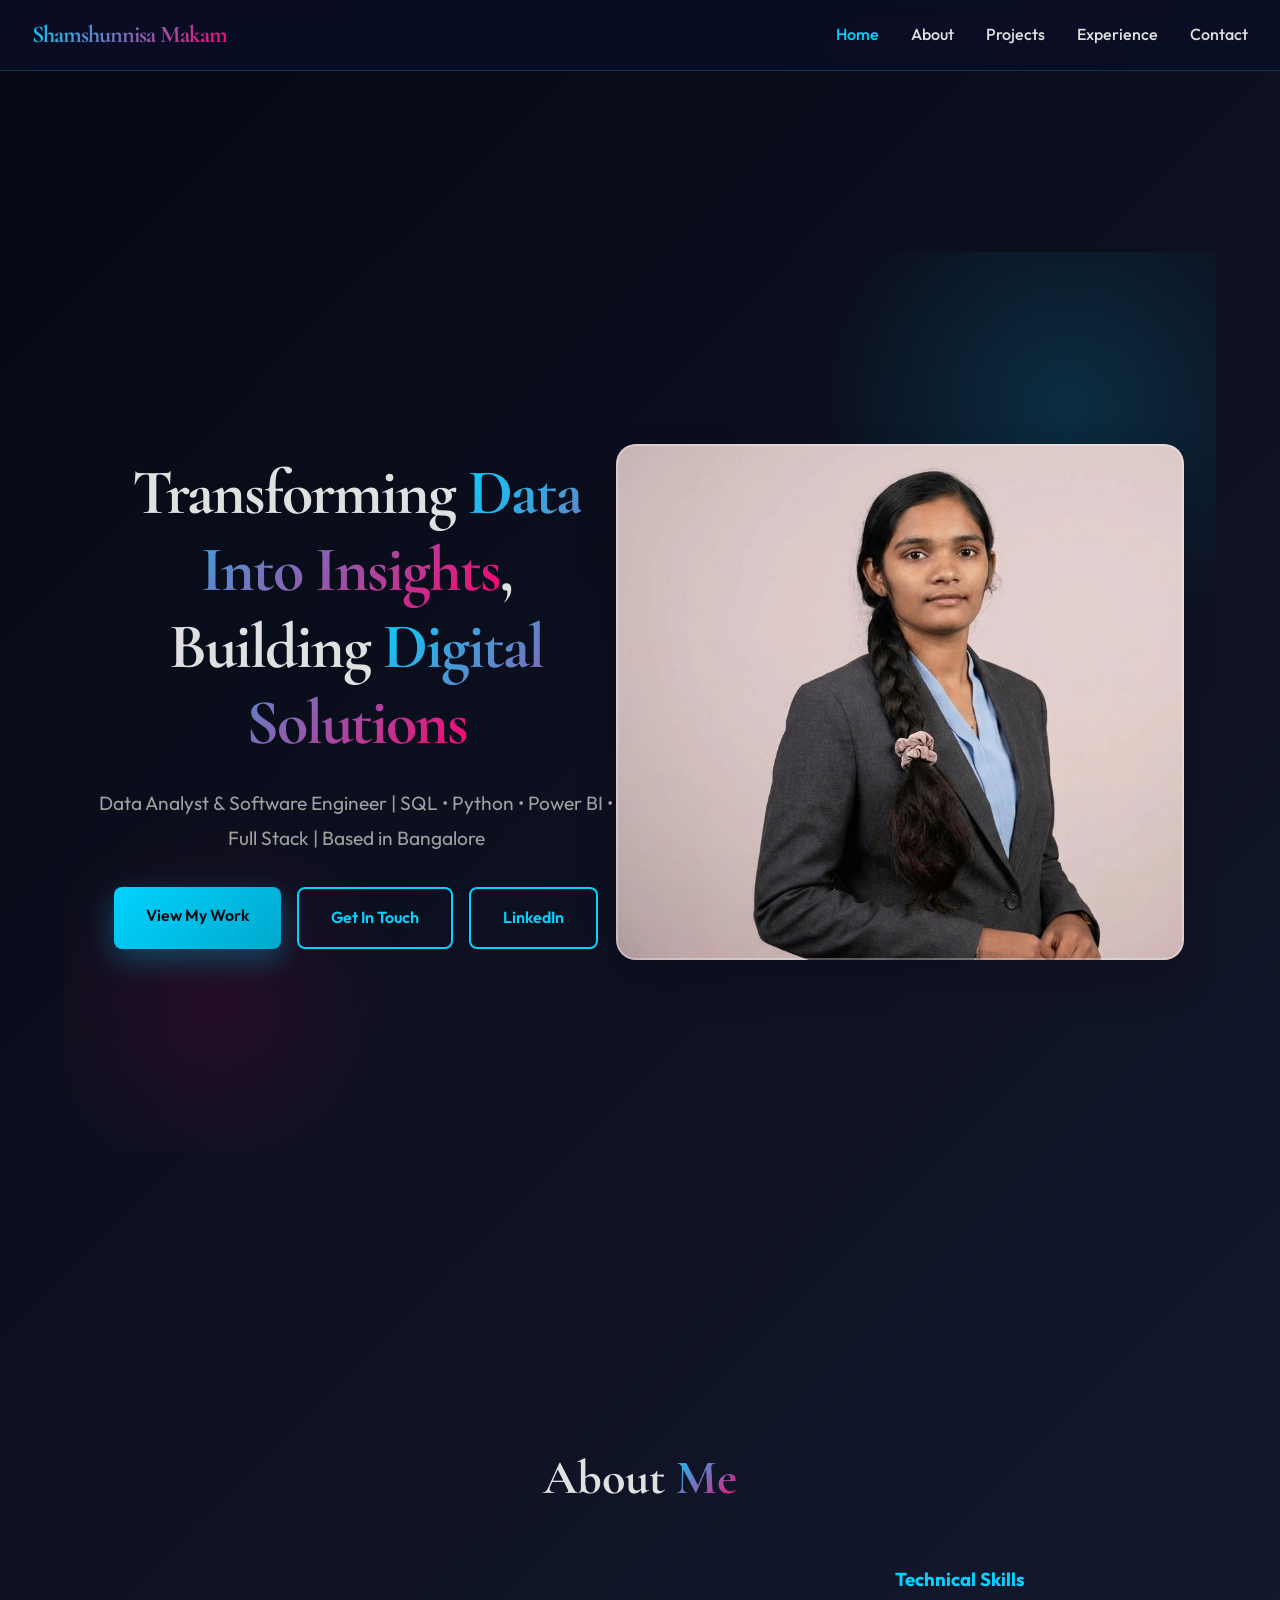
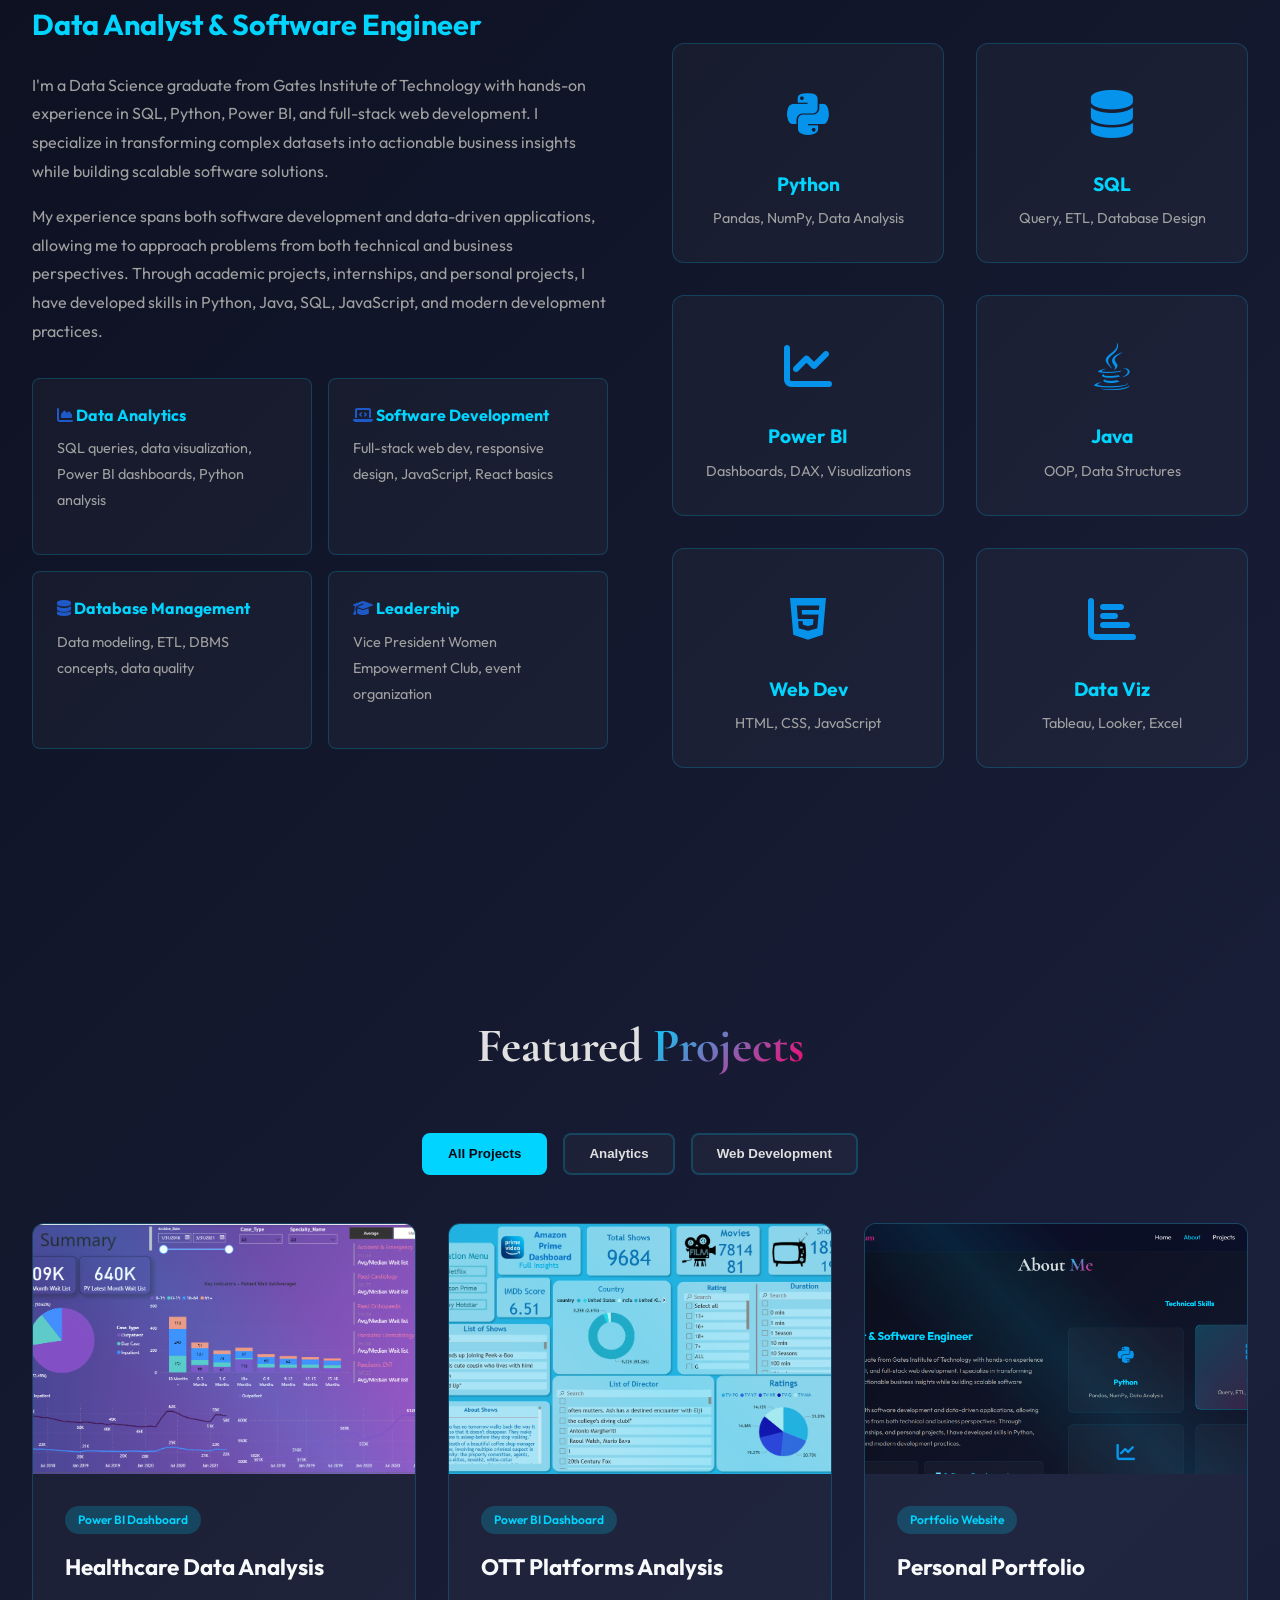
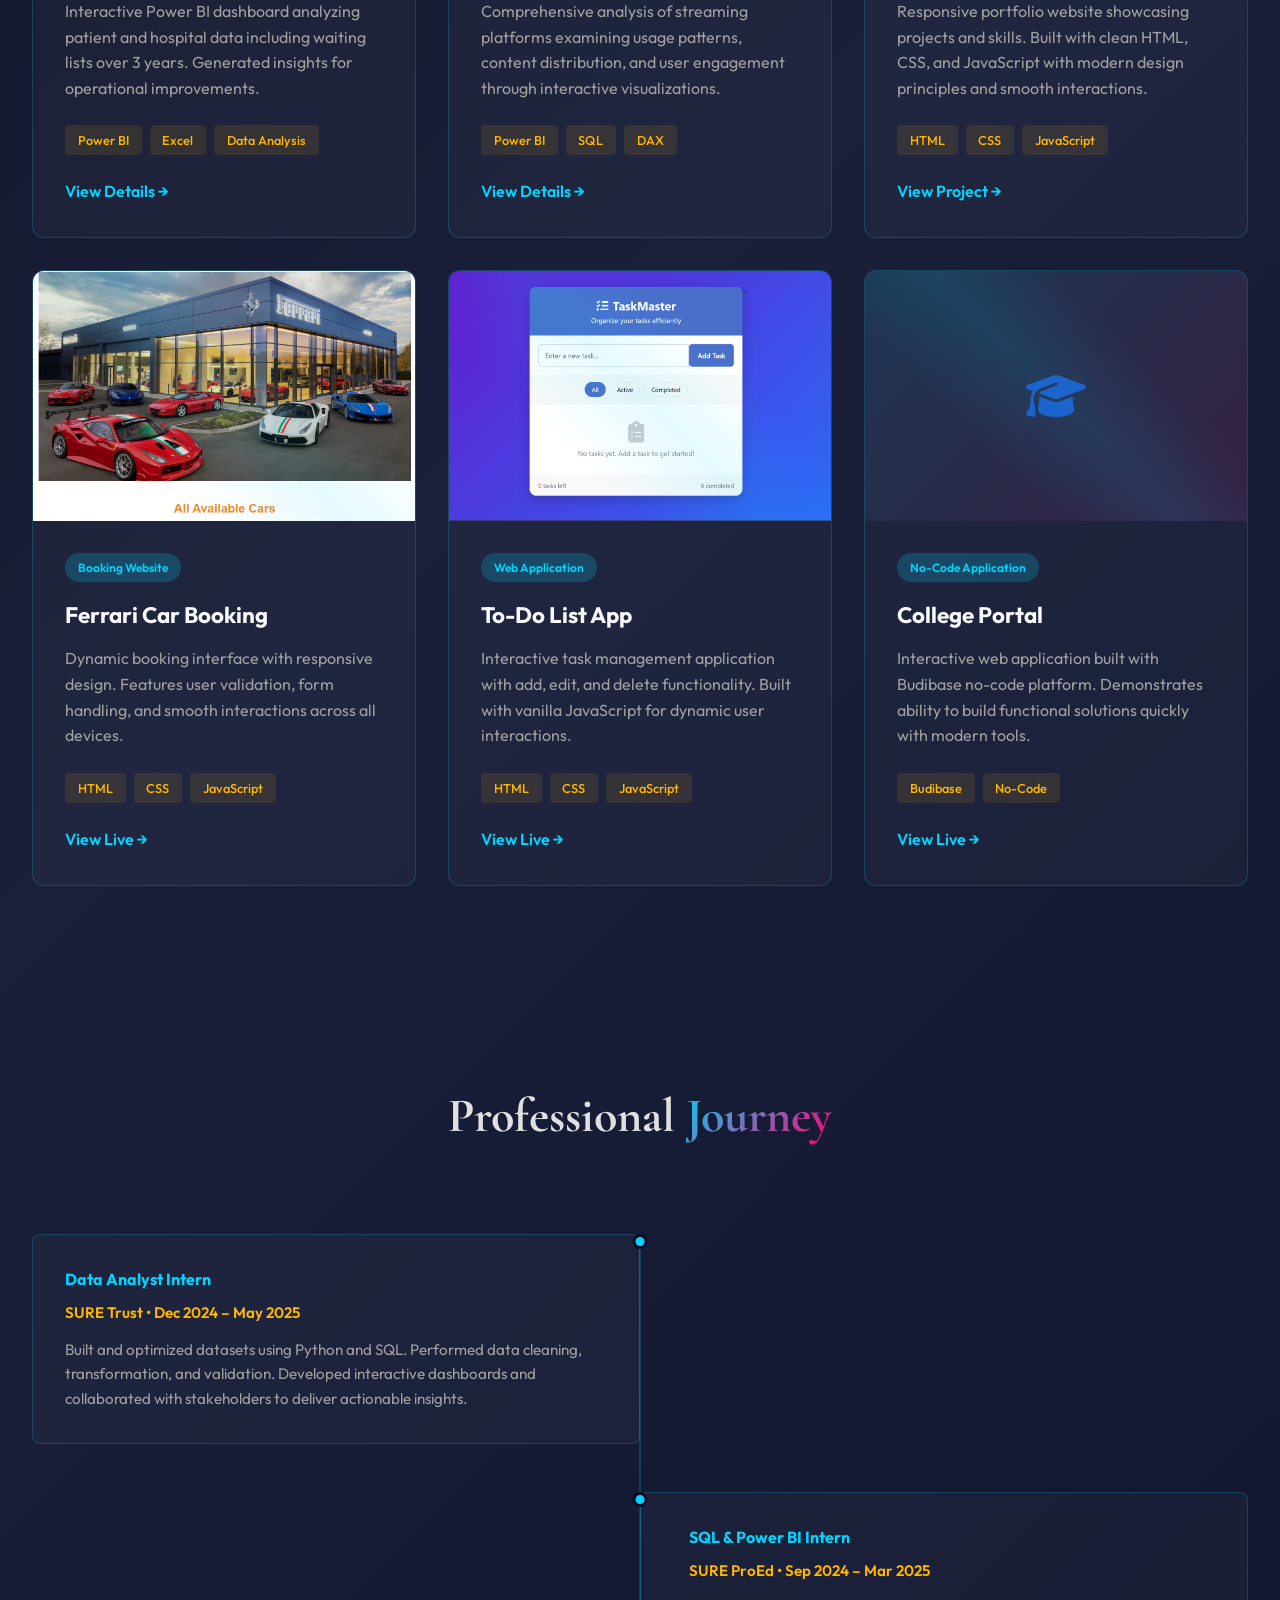
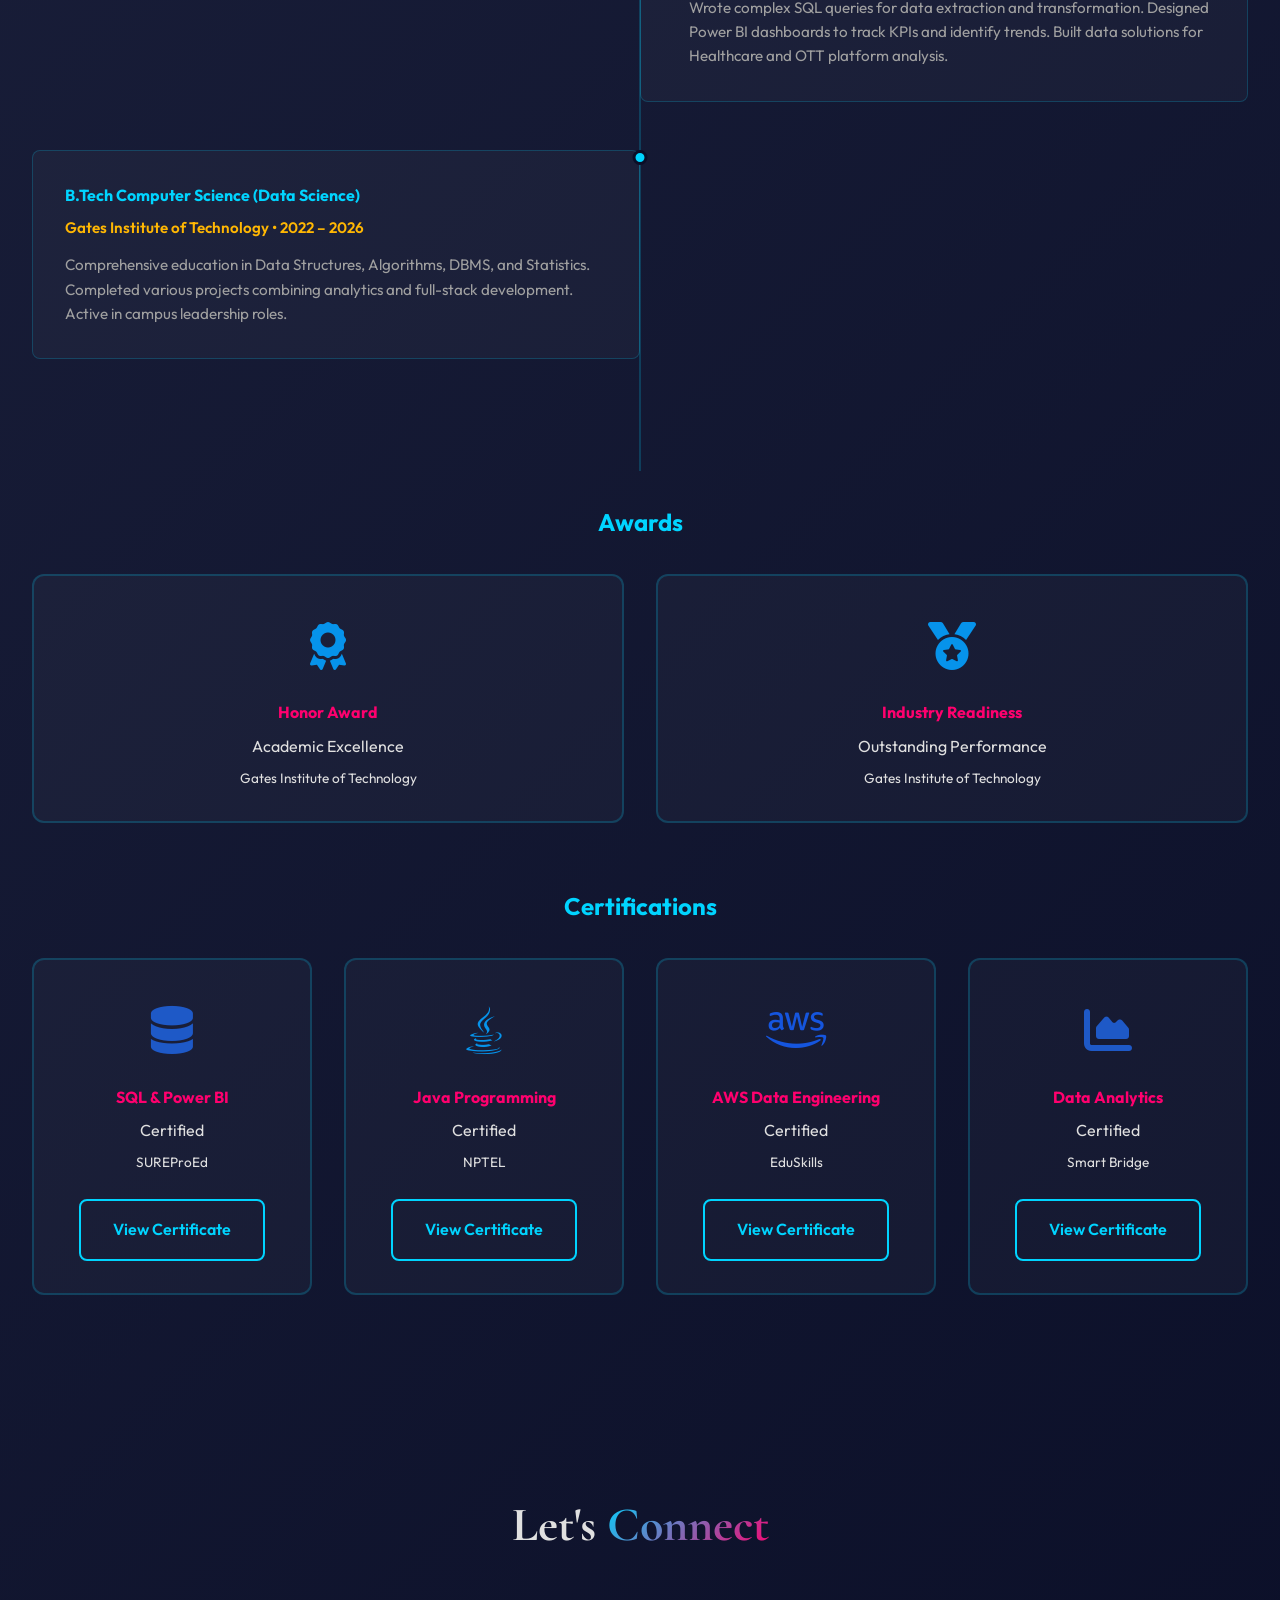
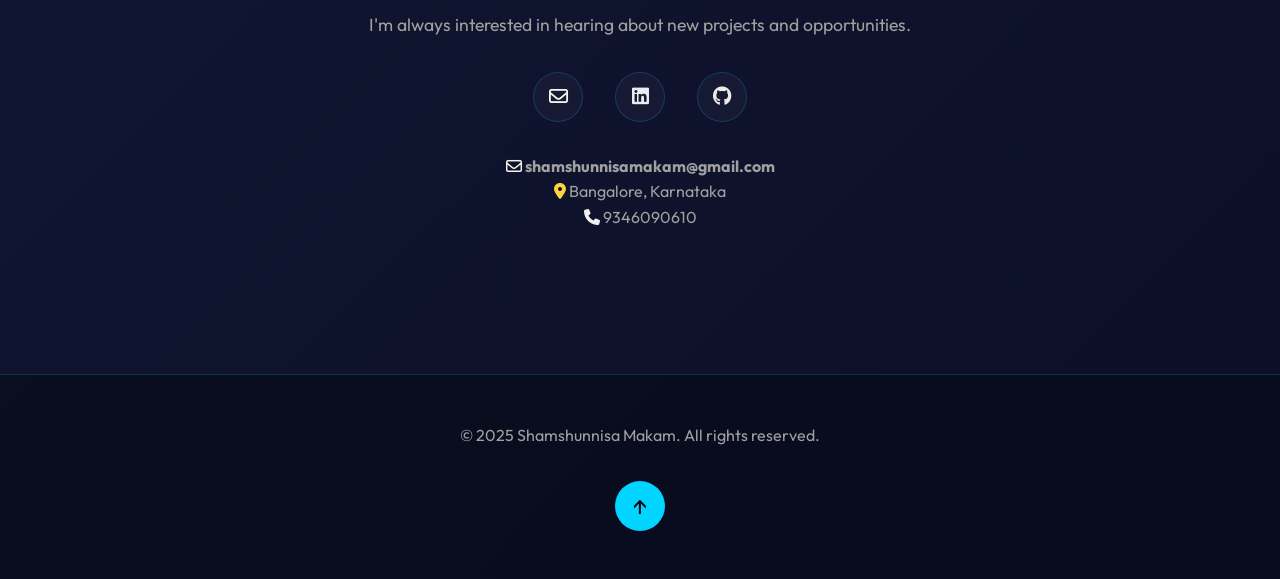
<file: Porfolio/index.html>
<!DOCTYPE html>
<html lang="en">
<head>
    <meta charset="UTF-8">
    <meta name="viewport" content="width=device-width, initial-scale=1.0">
    <title>Shamshunnisa Makam - Software Developer | Python | Java | SQL</title>
    <meta name="description" content="Portfolio of Shamshunnisa Makam - Data Analyst specializing in SQL, Power BI, Python & Software Engineer. Transforming data into insights and building scalable solutions.">
    <link href="https://fonts.googleapis.com/css2?family=Outfit:wght@300;400;600;700;800&family=Cormorant+Garamond:wght@400;600;700&display=swap" rel="stylesheet">
    <link rel="stylesheet" href="https://cdnjs.cloudflare.com/ajax/libs/font-awesome/6.7.2/css/all.min.css">
    <link rel="stylesheet" href="styles.css">
    <script src="index.js" defer></script>
</head>
<body>
    <!-- Navigation -->
    <nav>
        <div class="nav-container">
            <div class="logo">Shamshunnisa Makam</div>
            <div class="nav-links">
                <a href="#home">Home</a>
                <a href="#about">About</a>
                <a href="#projects">Projects</a>
                <a href="#experience">Experience</a>
                <a href="#contact">Contact</a>
            </div>
        </div>
    </nav>

    <!-- Hero Section -->
     
    <!-- <section id="home" class="hero">
        <div class="hero-content">
            
            <h1>Transforming <span class="highlight">Data Into Insights</span>,<br>Building <span class="highlight">Digital Solutions</span></h1>
            <p>Data Analyst & Software Engineer | SQL • Python • Power BI • Full Stack | Based in Bangalore</p>
            <div class="cta-buttons">
                <a href="#projects" class="btn btn-primary">View My Work</a>
                <a href="#contact" class="btn btn-secondary">Get In Touch</a>
                <a href="https://www.linkedin.com/in/shamshunnisa-makam-450814284/" target="_blank" class="btn btn-secondary">LinkedIn</a>
            </div>
        </div>
    </section> -->
    <section>
        <section id="home" class="section active">
        <div class="container">
            <div class="hero">
                <div class="hero-content">
                    <h1>Transforming <span class="highlight">Data Into Insights</span>,<br>Building <span class="highlight">Digital Solutions</span></h1>
                    <p>Data Analyst & Software Engineer | SQL • Python • Power BI • Full Stack | Based in Bangalore</p>
                    <div class="cta-buttons">
                <a href="#projects" class="btn btn-primary">View My Work</a>
                <a href="#contact" class="btn btn-secondary">Get In Touch</a>
                <a href="https://www.linkedin.com/in/shamshunnisa-makam-450814284/" target="_blank" class="btn btn-secondary">LinkedIn</a>
            </div>
                </div>
                <br>
                <br>
                <div class="hero-image">
                    <img src="Images/Portofolio Image.jpeg" alt="Shamshunnisa - Data Analyst Aspirant">
                    <div class="image-border"></div>
                </div>
            </div>
        </div>
    </section>

    </section>

    <!-- About Section -->
    <section id="about">
        <h2 class="section-title">About <span class="highlight">Me</span></h2>
        <div class="about-container">
            <div class="about-text">
                <h3>Data Analyst & Software Engineer</h3>
                <p>I'm a Data Science graduate from Gates Institute of Technology with hands-on experience in SQL, Python, Power BI, and full-stack web development. I specialize in transforming complex datasets into actionable business insights while building scalable software solutions.</p>
                <p>My experience spans both software development and data-driven applications, allowing me to approach problems from both technical and business perspectives. Through academic projects, internships, and personal projects, I have developed skills in Python, Java, SQL, JavaScript, and modern development practices.</p>

                
                <div class="expertise-list">
                    <div class="expertise-item">
                        <h4><i class="fa-solid fa-chart-area" style="color: rgb(30, 89, 199);"></i> Data Analytics</h4>
                        <p>SQL queries, data visualization, Power BI dashboards, Python analysis</p>
                    </div>
                    <div class="expertise-item">
                        <h4><i class="fa-solid fa-laptop-code" style="color: rgb(30, 89, 199);"></i> Software Development</h4>
                        <p>Full-stack web dev, responsive design, JavaScript, React basics</p>
                    </div>
                    <div class="expertise-item">
                        <h4><i class="fa-solid fa-database" style="color: rgb(30, 89, 199);"></i> Database Management</h4>
                        <p>Data modeling, ETL, DBMS concepts, data quality</p>
                    </div>
                    <div class="expertise-item">
                        <h4><i class="fa-solid fa-graduation-cap" style="color: rgb(30, 89, 199);"></i> Leadership</h4>
                        <p>Vice President Women Empowerment Club, event organization</p>
                    </div>
                </div>
            </div>

            <div>
                <h3 style="margin-bottom: 2rem; text-align: center; color: var(--primary);">Technical Skills</h3>
                <div class="skills-grid">
                    <div class="skill-card">
                        <div class="skill-card-content">
                            <div class="skill-icon"><i class="fa-brands fa-python" style="color: rgb(6, 147, 235);"></i></div>
                            <h4>Python</h4>
                            <p>Pandas, NumPy, Data Analysis</p>
                        </div>
                    </div>
                    <div class="skill-card">
                        <div class="skill-card-content">
                            <div class="skill-icon"><i class="fa-solid fa-database" style="color: rgb(6, 147, 235);"></i></div>
                            <h4>SQL</h4>
                            <p>Query, ETL, Database Design</p>
                        </div>
                    </div>
                    <div class="skill-card">
                        <div class="skill-card-content">
                            <div class="skill-icon"><i class="fa-solid fa-chart-line" style="color: rgb(6, 147, 235);"></i></div>
                            <h4>Power BI</h4>
                            <p>Dashboards, DAX, Visualizations</p>
                        </div>
                    </div>
                    <div class="skill-card">
                        <div class="skill-card-content">
                            <div class="skill-icon"><i class="fa-brands fa-java" style="color: rgb(6, 147, 235);"></i></div>
                            <h4>Java</h4>
                            <p>OOP, Data Structures</p>
                        </div>
                    </div>
                    <div class="skill-card">
                        <div class="skill-card-content">
                            <div class="skill-icon"><i class="fa-brands fa-html5" style="color: rgb(6, 147, 235);"></i></div>
                            <h4>Web Dev</h4>
                            <p>HTML, CSS, JavaScript</p>
                        </div>
                    </div>
                    <div class="skill-card">
                        <div class="skill-card-content">
                            <div class="skill-icon"><i class="fa-solid fa-chart-bar" style="color: rgb(6, 147, 235);"></i></div>
                            <h4>Data Viz</h4>
                            <p>Tableau, Looker, Excel</p>
                        </div>
                    </div>
                </div>
            </div>
        </div>
    </section>

    <!-- Projects Section -->
    <section id="projects">
        <h2 class="section-title">Featured <span class="highlight">Projects</span></h2>
        
        <div class="projects-container">
            <div class="filter-buttons">
                <button class="filter-btn active" onclick="filterProjects('all')">All Projects</button>
                <button class="filter-btn" onclick="filterProjects('analytics')">Analytics</button>
                <button class="filter-btn" onclick="filterProjects('web')">Web Development</button>
            </div>

            <div class="projects-grid">
                <!-- Analytics Projects -->
                <div class="project-card" data-category="analytics">
                    <div class="project-image"><img src="Images/Healthcare/Healthcaredb.png" alt="Healthcare Data Analysis" style="width: 100%; height: 100%; object-fit: cover;"></div>
                    <div class="project-content">
                        <span class="project-tag">Power BI Dashboard</span>
                        <h3>Healthcare Data Analysis</h3>
                        <p>Interactive Power BI dashboard analyzing patient and hospital data including waiting lists over 3 years. Generated insights for operational improvements.</p>
                        <div class="tech-tags">
                            <span class="tech-tag">Power BI</span>
                            <span class="tech-tag">Excel</span>
                            <span class="tech-tag">Data Analysis</span>
                        </div>
                        <a href="Projects/Healthcare.html" target="_blank" class="project-link">View Details →</a>
                    </div>
                </div>

                <div class="project-card" data-category="analytics">
                    <div class="project-image"><img src="Images/OTT/Amazon.png" alt="OTT Platforms Analysis" style="width: 100%; height: 100%; object-fit: cover;"></div>
                    <div class="project-content">
                        <span class="project-tag">Power BI Dashboard</span>
                        <h3>OTT Platforms Analysis</h3>
                        <p>Comprehensive analysis of streaming platforms examining usage patterns, content distribution, and user engagement through interactive visualizations.</p>
                        <div class="tech-tags">
                            <span class="tech-tag">Power BI</span>
                            <span class="tech-tag">SQL</span>
                            <span class="tech-tag">DAX</span>
                        </div>
                        <a href="Projects/ootdb.html" target="_blank" class="project-link">View Details →</a>
                    </div>
                </div>


                <!-- Web Development Projects -->
                <div class="project-card" data-category="web">
                    <div class="project-image"><img src="Images/Portfolio.png" alt="Personal Portfolio" style="width: 100%; height: 100%; object-fit: cover;"></div>
                    <div class="project-content">
                        <span class="project-tag">Portfolio Website</span>
                        <h3>Personal Portfolio</h3>
                        <p>Responsive portfolio website showcasing projects and skills. Built with clean HTML, CSS, and JavaScript with modern design principles and smooth interactions.</p>
                        <div class="tech-tags">
                            <span class="tech-tag">HTML</span>
                            <span class="tech-tag">CSS</span>
                            <span class="tech-tag">JavaScript</span>
                        </div>
                        <a href="#" class="project-link">View Project →</a>
                    </div>
                </div>

                <div class="project-card" data-category="web">
                    <div class="project-image"><img src="Images/Ferrari.png" style="width: 100%; height: 100%; object-fit: cover;"></div>
                    <div class="project-content">
                        <span class="project-tag">Booking Website</span>
                        <h3>Ferrari Car Booking</h3>
                        <p>Dynamic booking interface with responsive design. Features user validation, form handling, and smooth interactions across all devices.</p>
                        <div class="tech-tags">
                            <span class="tech-tag">HTML</span>
                            <span class="tech-tag">CSS</span>
                            <span class="tech-tag">JavaScript</span>
                        </div>
                        <a href="https://adorable-zuccutto-7b7716.netlify.app/" target="_blank" class="project-link">View Live →</a>
                    </div>
                </div>

                <div class="project-card" data-category="web">
                    <div class="project-image"><img src="Images/Todo.png" style="width: 100%; height: 100%; object-fit: cover;"></div>
                    <div class="project-content">
                        <span class="project-tag">Web Application</span>
                        <h3>To-Do List App</h3>
                        <p>Interactive task management application with add, edit, and delete functionality. Built with vanilla JavaScript for dynamic user interactions.</p>
                        <div class="tech-tags">
                            <span class="tech-tag">HTML</span>
                            <span class="tech-tag">CSS</span>
                            <span class="tech-tag">JavaScript</span>
                        </div>
                        <a href="https://my-to-do-list-app-six.vercel.app/" target="_blank" class="project-link">View Live →</a>
                    </div>
                </div>

                <div class="project-card" data-category="web">
                    <div class="project-image"><i class="fa-solid fa-graduation-cap" style="color: rgb(30, 89, 199);"></i></div>
                    <div class="project-content">
                        <span class="project-tag">No-Code Application</span>
                        <h3>College Portal</h3>
                        <p>Interactive web application built with Budibase no-code platform. Demonstrates ability to build functional solutions quickly with modern tools.</p>
                        <div class="tech-tags">
                            <span class="tech-tag">Budibase</span>
                            <span class="tech-tag">No-Code</span>
                        </div>
                        <a href="https://shamshunnisa.budibase.app/app/gates-college-portal" target="_blank" class="project-link">View Live →</a>
                    </div>
                </div>
            </div>
        </div>
    </section>

    <!-- Experience Section -->
    <section id="experience">
        <h2 class="section-title">Professional <span class="highlight">Journey</span></h2>
        
        <div class="timeline">
            <div class="timeline-item">
                <div class="timeline-dot"></div>
                <div class="timeline-content">
                    <h4>Data Analyst Intern</h4>
                    <p class="company">SURE Trust • Dec 2024 – May 2025</p>
                    <p>Built and optimized datasets using Python and SQL. Performed data cleaning, transformation, and validation. Developed interactive dashboards and collaborated with stakeholders to deliver actionable insights.</p>
                </div>
            </div>

            <div class="timeline-item">
                <div class="timeline-dot"></div>
                <div class="timeline-content">
                    <h4>SQL & Power BI Intern</h4>
                    <p class="company">SURE ProEd • Sep 2024 – Mar 2025</p>
                    <p>Wrote complex SQL queries for data extraction and transformation. Designed Power BI dashboards to track KPIs and identify trends. Built data solutions for Healthcare and OTT platform analysis.</p>
                </div>
            </div>

            <div class="timeline-item">
                <div class="timeline-dot"></div>
                <div class="timeline-content">
                    <h4>B.Tech Computer Science (Data Science)</h4>
                    <p class="company">Gates Institute of Technology • 2022 – 2026</p>
                    <p>Comprehensive education in Data Structures, Algorithms, DBMS, and Statistics. Completed various projects combining analytics and full-stack development. Active in campus leadership roles.</p>
                </div>
            </div>
        </div>

        <h1 style="margin-top: 4rem; text-align: center; color: var(--primary); margin-bottom: 2rem;">Awards</h1>
        <div class="awards-grid">
            <div class="award-card">
                <div class="award-icon"><i class="fa-solid fa-award" style="color: rgb(6, 147, 235);"></i></div>
                <h4>Honor Award</h4>
                <p>Academic Excellence</p>
                <p style="font-size: 0.85rem; margin-top: 0.5rem;">Gates Institute of Technology</p>
            </div>
            <div class="award-card">
                <div class="award-icon"><i class="fa-solid fa-medal" style="color: rgb(6, 147, 235)"></i></div>
                <h4>Industry Readiness</h4>
                <p>Outstanding Performance</p>
                <p style="font-size: 0.85rem; margin-top: 0.5rem;">Gates Institute of Technology</p>
            </div>
        </div>
        <h1 style="margin-top: 4rem; text-align: center; color: var(--primary); margin-bottom: 2rem;">Certifications</h1>
        <div class="awards-grid">
            <div class="award-card">
                <div class="award-icon"><i class="fa-solid fa-database" style="color: rgb(30, 89, 199);"></i></div>
                <h4>SQL & Power BI</h4>
                <p>Certified</p>
                <p style="font-size: 0.85rem; margin-top: 0.5rem;">SUREProEd</p>
                <br>
                <div class="cta-buttons">
                <a href="https://drive.google.com/file/d/1Hxm49I3fsYU5lVhT5BkefcX6ydby0JMu/view?usp=drive_link" target="_blank" class="btn btn-secondary" >View Certificate</a>
                </div>
            </div>
            <div class="award-card">
                <div class="award-icon"><i class="fa-brands fa-java" style="color: rgb(6, 147, 235);"></i></div>
                <h4>Java Programming</h4>
                <p>Certified</p>
                <p style="font-size: 0.85rem; margin-top: 0.5rem;">NPTEL</p>
                <br>
                <div class="cta-buttons">
                <a href="https://drive.google.com/file/d/1EgRENv8X8MZlnplEhBr_wo9E4Iz9aRVp/view?usp=drive_link" target="_blank" class="btn btn-secondary" >View Certificate</a>
                </div>
            </div>
            <div class="award-card">
                <div class="award-icon"><i class="fa-brands fa-aws" style="color: rgb(21, 85, 222);"></i></div>
                <h4>AWS Data Engineering</h4>
                <p>Certified</p>
                <p style="font-size: 0.85rem; margin-top: 0.5rem;">EduSkills</p>
                <br>    
                <div class="cta-buttons">
                <a href="https://drive.google.com/file/d/1HlShvoyjR4duzfy9j6auO9YoWhW4AyiP/view?usp=drive_link" target="_blank" class="btn btn-secondary" >View Certificate</a>
                </div>
            </div>
            <div class="award-card">
                <div class="award-icon"><i class="fa-solid fa-chart-area" style="color: rgb(30, 89, 199);"></i></div>
                <h4>Data Analytics</h4>
                <p>Certified</p>
                <p style="font-size: 0.85rem; margin-top: 0.5rem;">Smart Bridge</p>
                <br>    
                <div class="cta-buttons">
                <a href="https://drive.google.com/file/d/11vkSA5iAA6AaS1O_Ti0nLP5kmXvxa4jQ/view?usp=drive_link" target="_blank" class="btn btn-secondary" >View Certificate</a>
                </div>
            </div>
        </div>
    </section>

    <!-- Contact Section -->
    <section id="contact">
        <h2 class="section-title">Let's <span class="highlight">Connect</span></h2>
        
        <div style="text-align: center; margin: 3rem 0;">
            <p style="font-size: 1.1rem; color: var(--text-muted); margin-bottom: 2rem;">I'm always interested in hearing about new projects and opportunities.</p>
            
            <div class="social-links">
                <a href="mailto:shamshunnisamakam@gmail.com" class="social-link" title="Email">
                    <i class="fa-regular fa-envelope" style="color: rgb(243, 242, 239);"></i>
                </a>
                <a href="https://www.linkedin.com/in/shamshunnisa-makam-450814284/" target="_blank" class="social-link" title="LinkedIn">
                    <i class="fa-brands fa-linkedin" style="color: rgb(235, 236, 243);"></i>
                </a>
                <a href="https://github.com/" target="_blank" class="social-link" title="GitHub">
                    <i class="fa-brands fa-github" style="color: rgb(240, 233, 233);"></i>
                </a>
            </div>

            <p style="color: var(--text-muted); margin-top: 2rem;">
                <i class="fa-regular fa-envelope" style="color: rgb(245, 242, 232);"></i> <strong>shamshunnisamakam@gmail.com</strong><br>
                <i class="fa-solid fa-map-marker-alt" style="color: rgb(255, 212, 59);"></i> Bangalore, Karnataka<br>
                <i class="fa-solid fa-phone" style="color: rgb(240, 238, 238);"></i> 9346090610
            </p>
        </div>
    </section>

    <!-- Footer -->
    <footer>
        <p>&copy; 2025 Shamshunnisa Makam. All rights reserved.</p>
        <a href="#home" class="scroll-to-top" title="Back to top">↑</a>
    </footer>
</body>
</html>
</file>
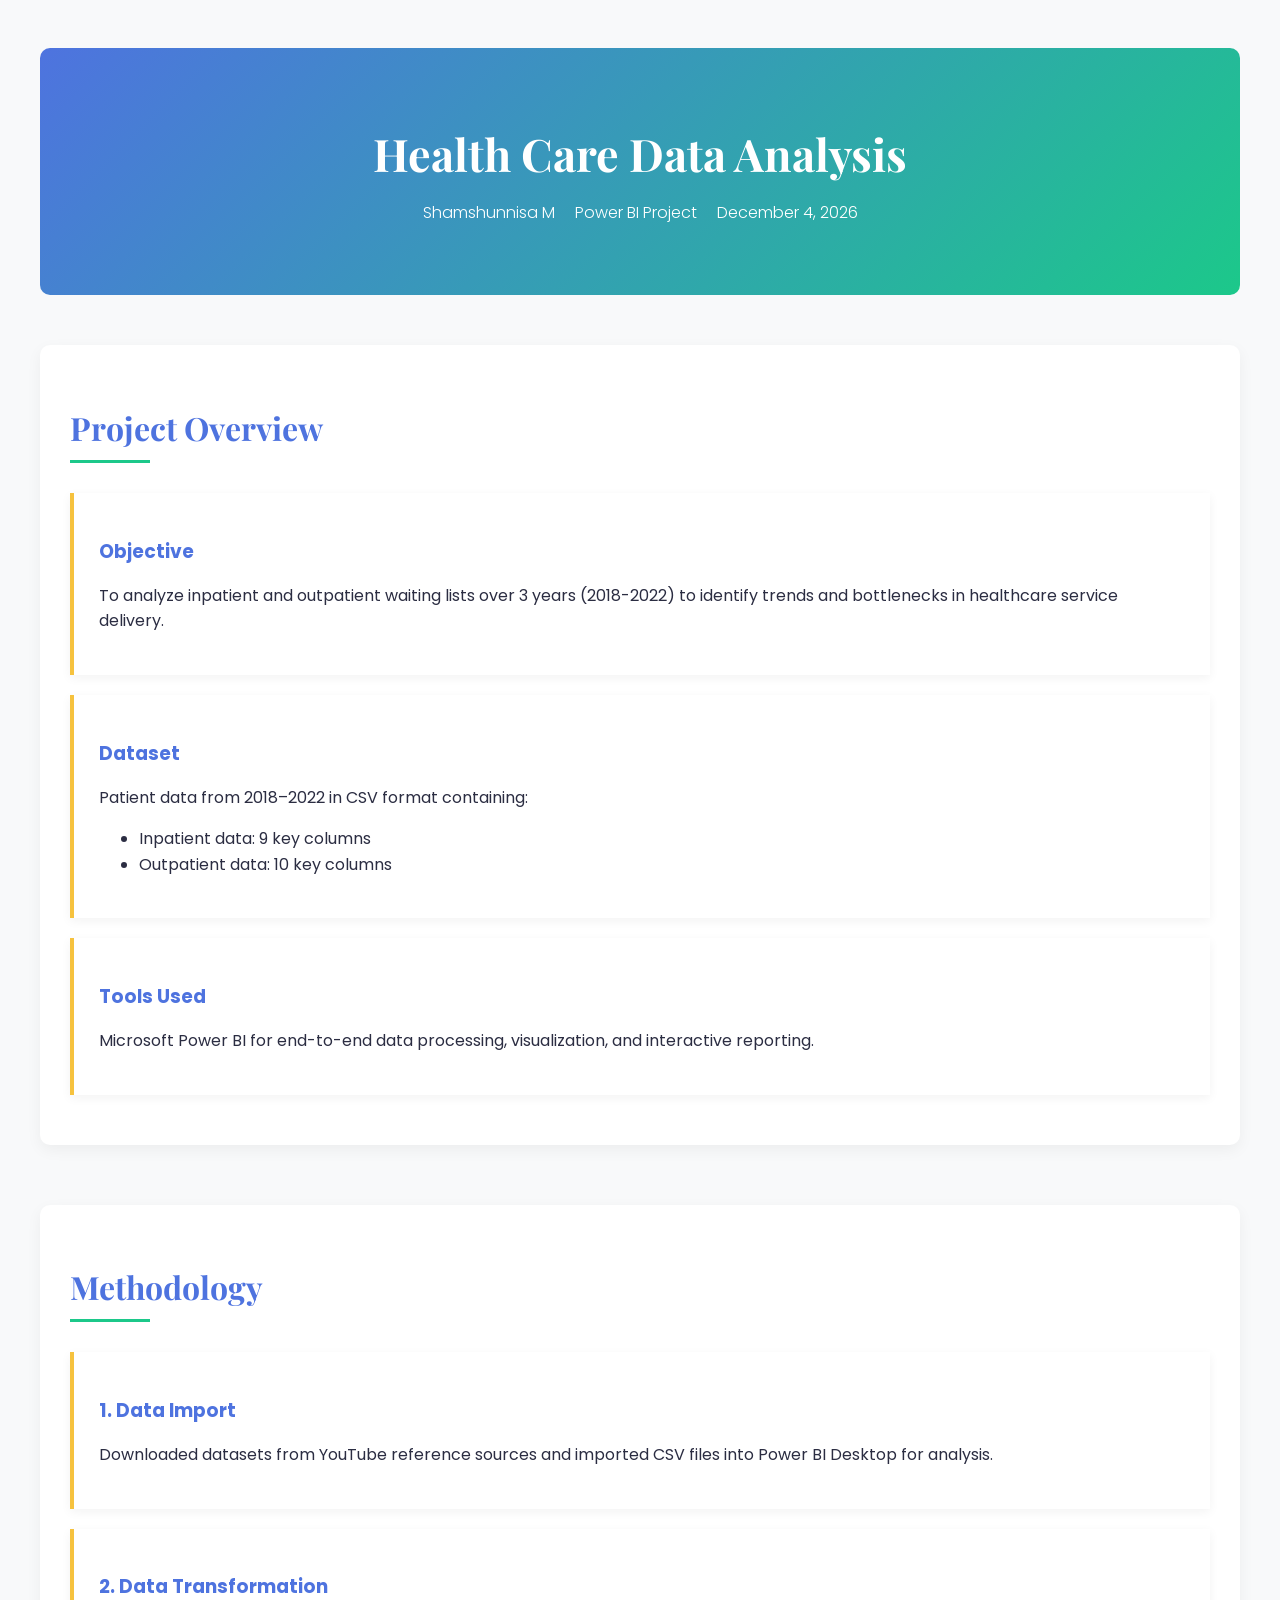
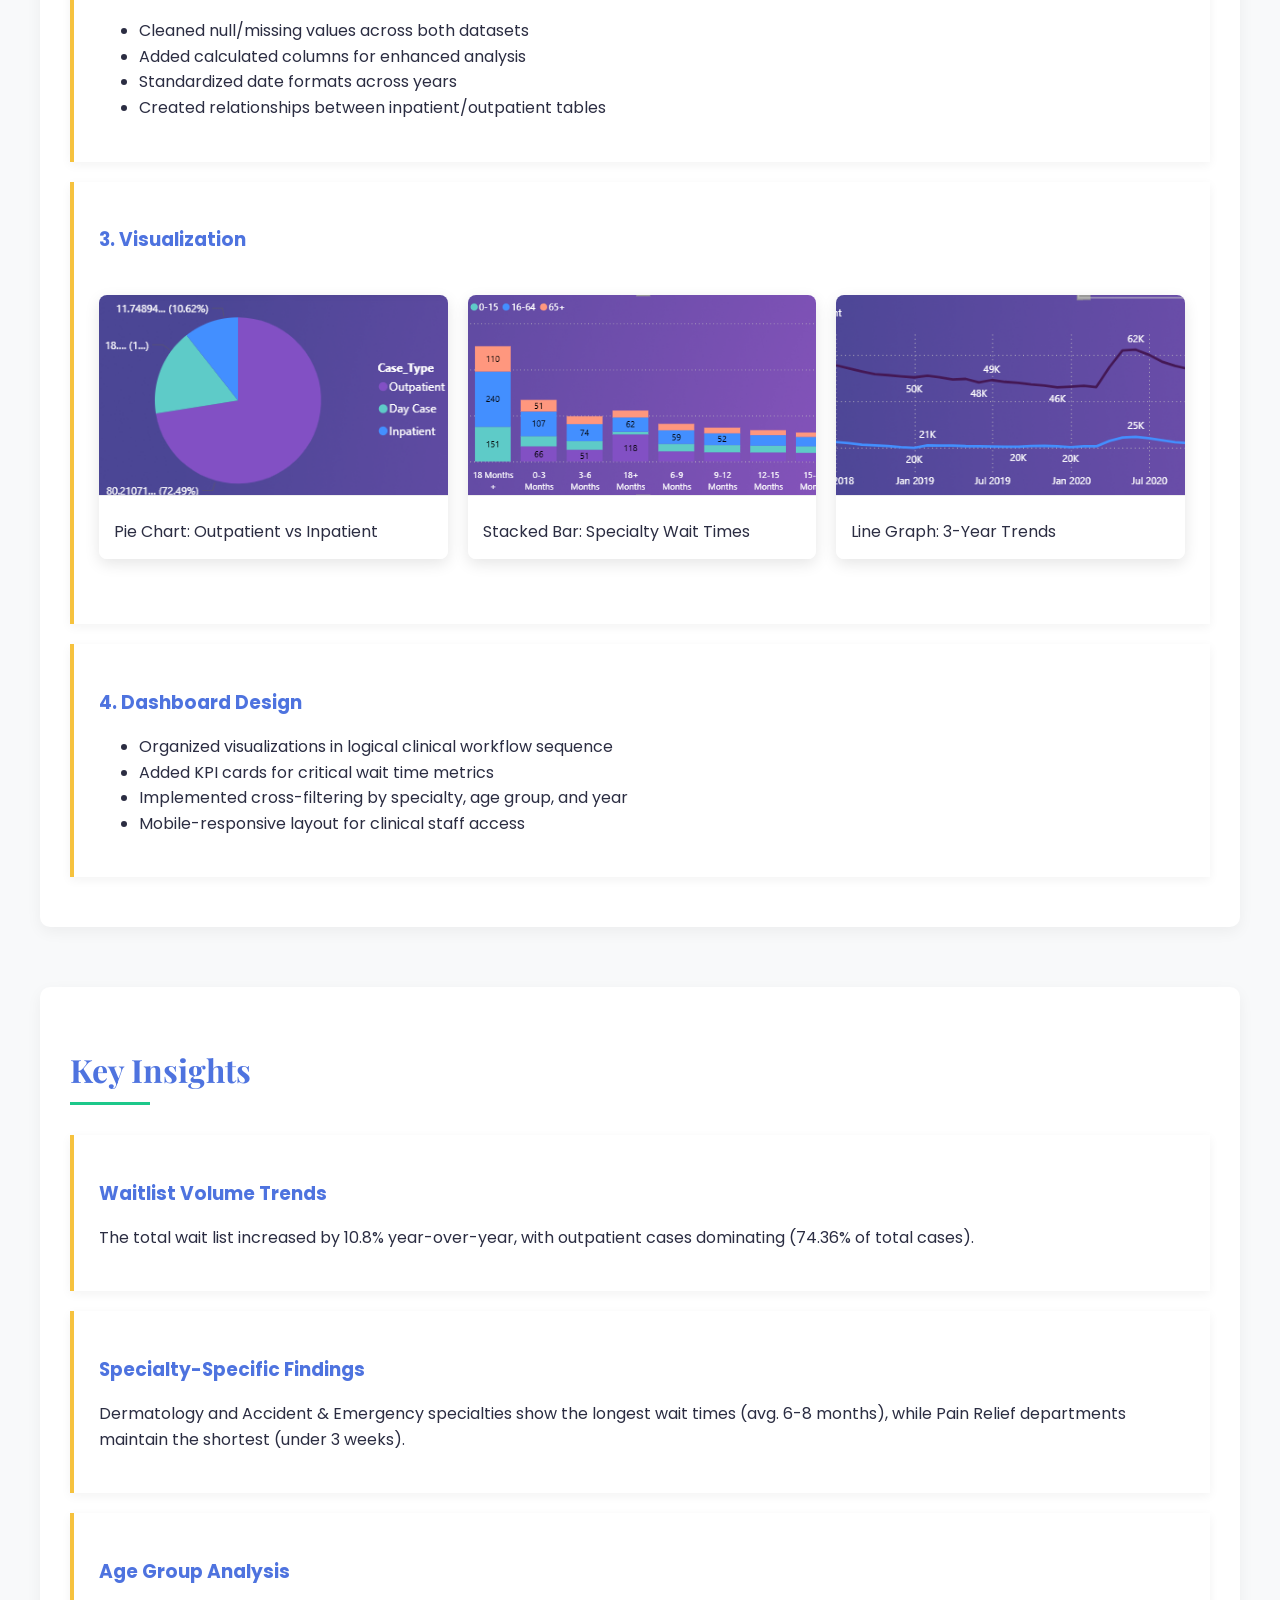
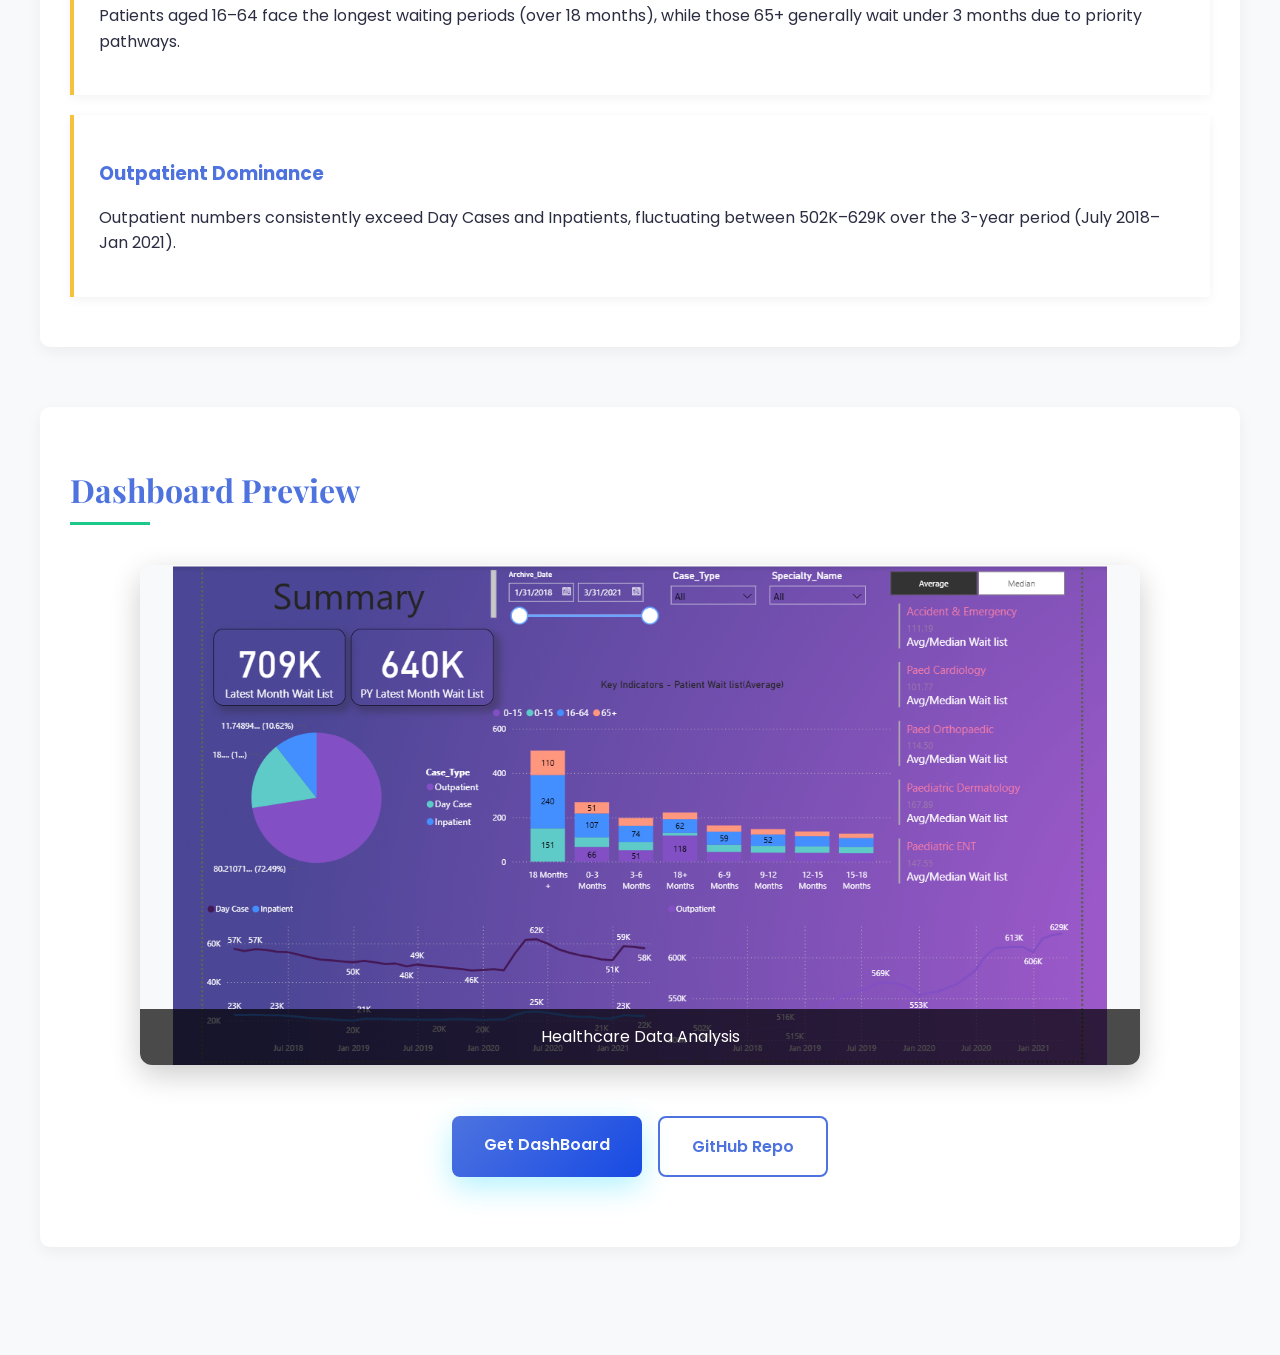
<file: Porfolio/Projects/Healthcare.html>
<!DOCTYPE html>
<html lang="en">
<head>
    <meta charset="UTF-8">
    <meta name="viewport" content="width=device-width, initial-scale=1.0">
    <title>Health Care Data Analysis | Shamshunnisa M</title>
    <link href="https://fonts.googleapis.com/css2?family=Poppins:wght@300;400;600;700&family=Playfair+Display:wght@400;700&display=swap" rel="stylesheet">
    <style>
        :root {
            --primary: #4e73df;
            --secondary: #1cc88a;
            --dark: #2b2d42;
            --light: #f8f9fa;
            --highlight: #f6c23e;
        }
        
        body {
            font-family: 'Poppins', sans-serif;
            color: var(--dark);
            background-color: var(--light);
            line-height: 1.6;
        }
        
        .container {
            max-width: 1200px;
            margin: 0 auto;
            padding: 40px 20px;
        }
        
        /* Header Styles */
        .project-header {
            text-align: center;
            margin-bottom: 50px;
            background: linear-gradient(135deg, var(--primary), var(--secondary));
            padding: 40px 20px;
            color: white;
            border-radius: 10px;
        }
        
        .project-title {
            font-family: 'Playfair Display', serif;
            font-size: 2.8rem;
            margin-bottom: 10px;
        }
        
        .project-meta {
            display: flex;
            justify-content: center;
            gap: 20px;
            margin-bottom: 30px;
            font-weight: 300;
        }
        
        /* Section Styles */
        .project-section {
            margin-bottom: 60px;
            background: white;
            padding: 30px;
            border-radius: 10px;
            box-shadow: 0 5px 15px rgba(0,0,0,0.05);
        }
        
        .section-title {
            font-family: 'Playfair Display', serif;
            font-size: 2rem;
            color: var(--primary);
            margin-bottom: 30px;
            position: relative;
            padding-bottom: 10px;
        }
        
        .section-title:after {
            content: '';
            position: absolute;
            bottom: 0;
            left: 0;
            width: 80px;
            height: 3px;
            background: var(--secondary);
        }
        
        /* Insights Cards */
        .insight-card {
            background: white;
            border-left: 4px solid var(--highlight);
            padding: 25px;
            margin-bottom: 20px;
            box-shadow: 0 3px 10px rgba(0,0,0,0.05);
            transition: all 0.3s ease;
        }
        
        .insight-card:hover {
            transform: translateY(-5px);
            box-shadow: 0 10px 20px rgba(0,0,0,0.1);
        }
        
        .insight-card h3 {
            color: var(--primary);
            margin-bottom: 10px;
        }
        
        /* Visualization Gallery */
        .viz-gallery {
            display: grid;
            grid-template-columns: repeat(auto-fit, minmax(300px, 1fr));
            gap: 20px;
            margin: 40px 0;
        }
        
        .viz-card {
            border-radius: 8px;
            overflow: hidden;
            box-shadow: 0 5px 15px rgba(0,0,0,0.1);
            transition: all 0.3s ease;
        }
        
        .viz-card:hover {
            transform: scale(1.02);
        }
        
        .viz-card img {
            width: 100%;
            height: 200px;
            object-fit: cover;
            border-bottom: 1px solid #eee;
        }
        
        .viz-caption {
            padding: 15px;
            background: white;
        }
        .dashboard-preview {
            text-align: center;
            margin: 60px 0;
        }
        
        .dashboard-image {
            max-width: 100%;
            border-radius: 10px;
            box-shadow: 0 10px 30px rgba(0,0,0,0.1);
            border: 1px solid #eee;
        }
        
        .dashboard-slideshow {
            max-width: 1000px;
            margin: 40px auto;
            position: relative;
        }
        
        .slideshow-container {
            position: relative;
            height: 500px;
            overflow: hidden;
            border-radius: 12px;
            box-shadow: 0 10px 30px rgba(0,0,0,0.2);
        }
        
        .slide {
            position: absolute;
            width: 100%;
            height: 100%;
            opacity: 0;
            transition: opacity 1s ease;
            display: flex;
            align-items: center;
            justify-content: center;
            background: #f8f9fa;
        }
        
        .slide.active {
            opacity: 1;
        }
        
        .slide img {
            max-width: 100%;
            max-height: 100%;
            object-fit: cover;
        }
        
        .slide-caption {
            position: absolute;
            bottom: 0;
            left: 0;
            right: 0;
            background: rgba(0,0,0,0.7);
            color: white;
            padding: 15px;
            text-align: center;
        }
        
        .slideshow-nav {
            display: flex;
            justify-content: center;
            margin-top: 20px;
            gap: 15px;
        }
        
        .slideshow-nav button {
            width: 40px;
            height: 40px;
            border-radius: 50%;
            border: none;
            background: var(--primary);
            color: white;
            cursor: pointer;
            transition: all 0.3s ease;
            font-size: 1rem;
        }
        
        .slideshow-nav button:hover {
            background: var(--secondary);
            transform: scale(1.1);
        }
        
        .thumbnail-container {
            display: flex;
            justify-content: center;
            gap: 15px;
            margin-top: 20px;
            flex-wrap: wrap;
        }
        
        .thumbnail {
            width: 80px;
            height: 60px;
            border-radius: 5px;
            cursor: pointer;
            opacity: 0.7;
            transition: all 0.3s ease;
            border: 2px solid transparent;
        }
        
        .thumbnail:hover, .thumbnail.active {
            opacity: 1;
            border-color: var(--primary);
        }
        
        @media (max-width: 768px) {
            .slideshow-container {
                height: 300px;
            }
            
            .thumbnail {
                width: 60px;
                height: 45px;
            }
        }
        .cta-buttons {
            display: flex;
            gap: 1rem;
            justify-content: center;
            flex-wrap: wrap;
        }

        .btn {
            padding: 1rem 2rem;
            border: none;
            border-radius: 8px;
            font-size: 1rem;
            font-weight: 600;
            cursor: pointer;
            transition: all 0.3s ease;
            text-decoration: none;
            display: inline-block;
        }

        .btn-primary {
            background: linear-gradient(135deg, var(--primary), #174ae4);
            color: var(--light);
            box-shadow: 0 10px 30px rgba(0, 212, 255, 0.3);
        }

        .btn-primary:hover {
            transform: translateY(-3px);
            box-shadow: 0 15px 40px rgba(0, 212, 255, 0.5);
        }

        .btn-secondary {
            background: transparent;
            color: var(--primary);
            border: 2px solid var(--primary);
        }

        .btn-secondary:hover {
            background: rgba(0, 212, 255, 0.1);
            transform: translateY(-3px);
        }
        
        /* Responsive Design */
        @media (max-width: 768px) {
            .project-title {
                font-size: 2.2rem;
            }
            
            .project-meta {
                flex-direction: column;
                gap: 5px;
            }
            
            .viz-gallery {
                grid-template-columns: 1fr;
            }
        }
    </style>
</head>
<body>
    <div class="container">
        <header class="project-header">
            <h1 class="project-title">Health Care Data Analysis</h1>
            <div class="project-meta">
                <span>Shamshunnisa M</span>
                <span>Power BI Project</span>
                <span id="current-date"></span>
            </div>
        </header>
        
        <section class="project-section">
            <h2 class="section-title">Project Overview</h2>
            
            <div class="insight-card">
                <h3>Objective</h3>
                <p>To analyze inpatient and outpatient waiting lists over 3 years (2018-2022) to identify trends and bottlenecks in healthcare service delivery.</p>
            </div>
            
            <div class="insight-card">
                <h3>Dataset</h3>
                <p>Patient data from 2018–2022 in CSV format containing:</p>
                <ul>
                    <li>Inpatient data: 9 key columns</li>
                    <li>Outpatient data: 10 key columns</li>
                </ul>
            </div>
            
            <div class="insight-card">
                <h3>Tools Used</h3>
                <p>Microsoft Power BI for end-to-end data processing, visualization, and interactive reporting.</p>
            </div>
        </section>
        
        <section class="project-section">
            <h2 class="section-title">Methodology</h2>
            
            <div class="insight-card">
                <h3>1. Data Import</h3>
                <p>Downloaded datasets from YouTube reference sources and imported CSV files into Power BI Desktop for analysis.</p>
            </div>
            
            <div class="insight-card">
                <h3>2. Data Transformation</h3>
                <ul>
                    <li>Cleaned null/missing values across both datasets</li>
                    <li>Added calculated columns for enhanced analysis</li>
                    <li>Standardized date formats across years</li>
                    <li>Created relationships between inpatient/outpatient tables</li>
                </ul>
            </div>
            
            <div class="insight-card">
                <h3>3. Visualization</h3>
                <div class="viz-gallery">
                    <div class="viz-card">
                        <img src="../Images/Healthcare/hdbpie.png" alt="Waitlist Distribution Pie Chart">
                        <div class="viz-caption">Pie Chart: Outpatient vs Inpatient</div>
                    </div>
                    <div class="viz-card">
                        <img src="../Images/Healthcare/hdbbar.png" alt="Specialty Wait Times">
                        <div class="viz-caption">Stacked Bar: Specialty Wait Times</div>
                    </div>
                    <div class="viz-card">
                        <img src="../Images/Healthcare/hdbtrens.png" alt="3-Year Trends">
                        <div class="viz-caption">Line Graph: 3-Year Trends</div>
                    </div>
                </div>
            </div>
            
            <div class="insight-card">
                <h3>4. Dashboard Design</h3>
                <ul>
                    <li>Organized visualizations in logical clinical workflow sequence</li>
                    <li>Added KPI cards for critical wait time metrics</li>
                    <li>Implemented cross-filtering by specialty, age group, and year</li>
                    <li>Mobile-responsive layout for clinical staff access</li>
                </ul>
            </div>
        </section>
        
        <section class="project-section">
            <h2 class="section-title">Key Insights</h2>
            
            <div class="insight-card">
                <h3>Waitlist Volume Trends</h3>
                <p>The total wait list increased by 10.8% year-over-year, with outpatient cases dominating (74.36% of total cases).</p>
            </div>
            
            <div class="insight-card">
                <h3>Specialty-Specific Findings</h3>
                <p>Dermatology and Accident & Emergency specialties show the longest wait times (avg. 6-8 months), while Pain Relief departments maintain the shortest (under 3 weeks).</p>
            </div>
            
            <div class="insight-card">
                <h3>Age Group Analysis</h3>
                <p>Patients aged 16–64 face the longest waiting periods (over 18 months), while those 65+ generally wait under 3 months due to priority pathways.</p>
            </div>
            
            <div class="insight-card">
                <h3>Outpatient Dominance</h3>
                <p>Outpatient numbers consistently exceed Day Cases and Inpatients, fluctuating between 502K–629K over the 3-year period (July 2018–Jan 2021).</p>
            </div>
        </section>
        
        <section class="project-section">
        <h2 class="section-title">Dashboard Preview</h2>
        
        <div class="dashboard-slideshow">
            <div class="slideshow-container">
                <div class="slide active">
                    <img src="../Images/Healthcare/Healthcaredb.png" alt="Healthcare Dashboard">
                    <div class="slide-caption">Healthcare Data Analysis</div>
                </div>
            <div class="thumbnail-container">
                <img src="../Images/Healthcare/Healthcaredb.png" alt="Healthcare Thumbnail" class="thumbnail active" data-index="0">
            </div>
        </div>
        <br>
        <br>
        <div class="cta-buttons">
                <a href="https://github.com/Shamshunnisa-DA/Power-BI-Projects/blob/main/Healthcare%20Data%20Analysis/miniproject_healthcaredb.pbix" target="_blank" class="btn btn-primary">Get DashBoard</a>
                <a href="https://github.com/Shamshunnisa-DA/Power-BI-Projects/tree/main/Healthcare%20Data%20Analysis" target="_blank" class="btn btn-secondary">GitHub Repo</a>
    </div>
    </section>
    </div>
    
    
    <script>
        // Set current date
        document.getElementById('current-date').textContent = new Date().toLocaleDateString('en-US', { 
            year: 'numeric', 
            month: 'long', 
            day: 'numeric' 
        });
        
        // Add animations
        document.addEventListener('DOMContentLoaded', function() {
            const observer = new IntersectionObserver((entries) => {
                entries.forEach(entry => {
                    if (entry.isIntersecting) {
                        entry.target.style.opacity = 1;
                        entry.target.style.transform = 'translateY(0)';
                    }
                });
            }, { threshold: 0.1 });
            
            document.querySelectorAll('.insight-card, .viz-card').forEach(card => {
                card.style.opacity = 0;
                card.style.transform = 'translateY(20px)';
                card.style.transition = 'all 0.6s ease';
                observer.observe(card);
            });
        });
    </script>
</body>
</html>
</file>
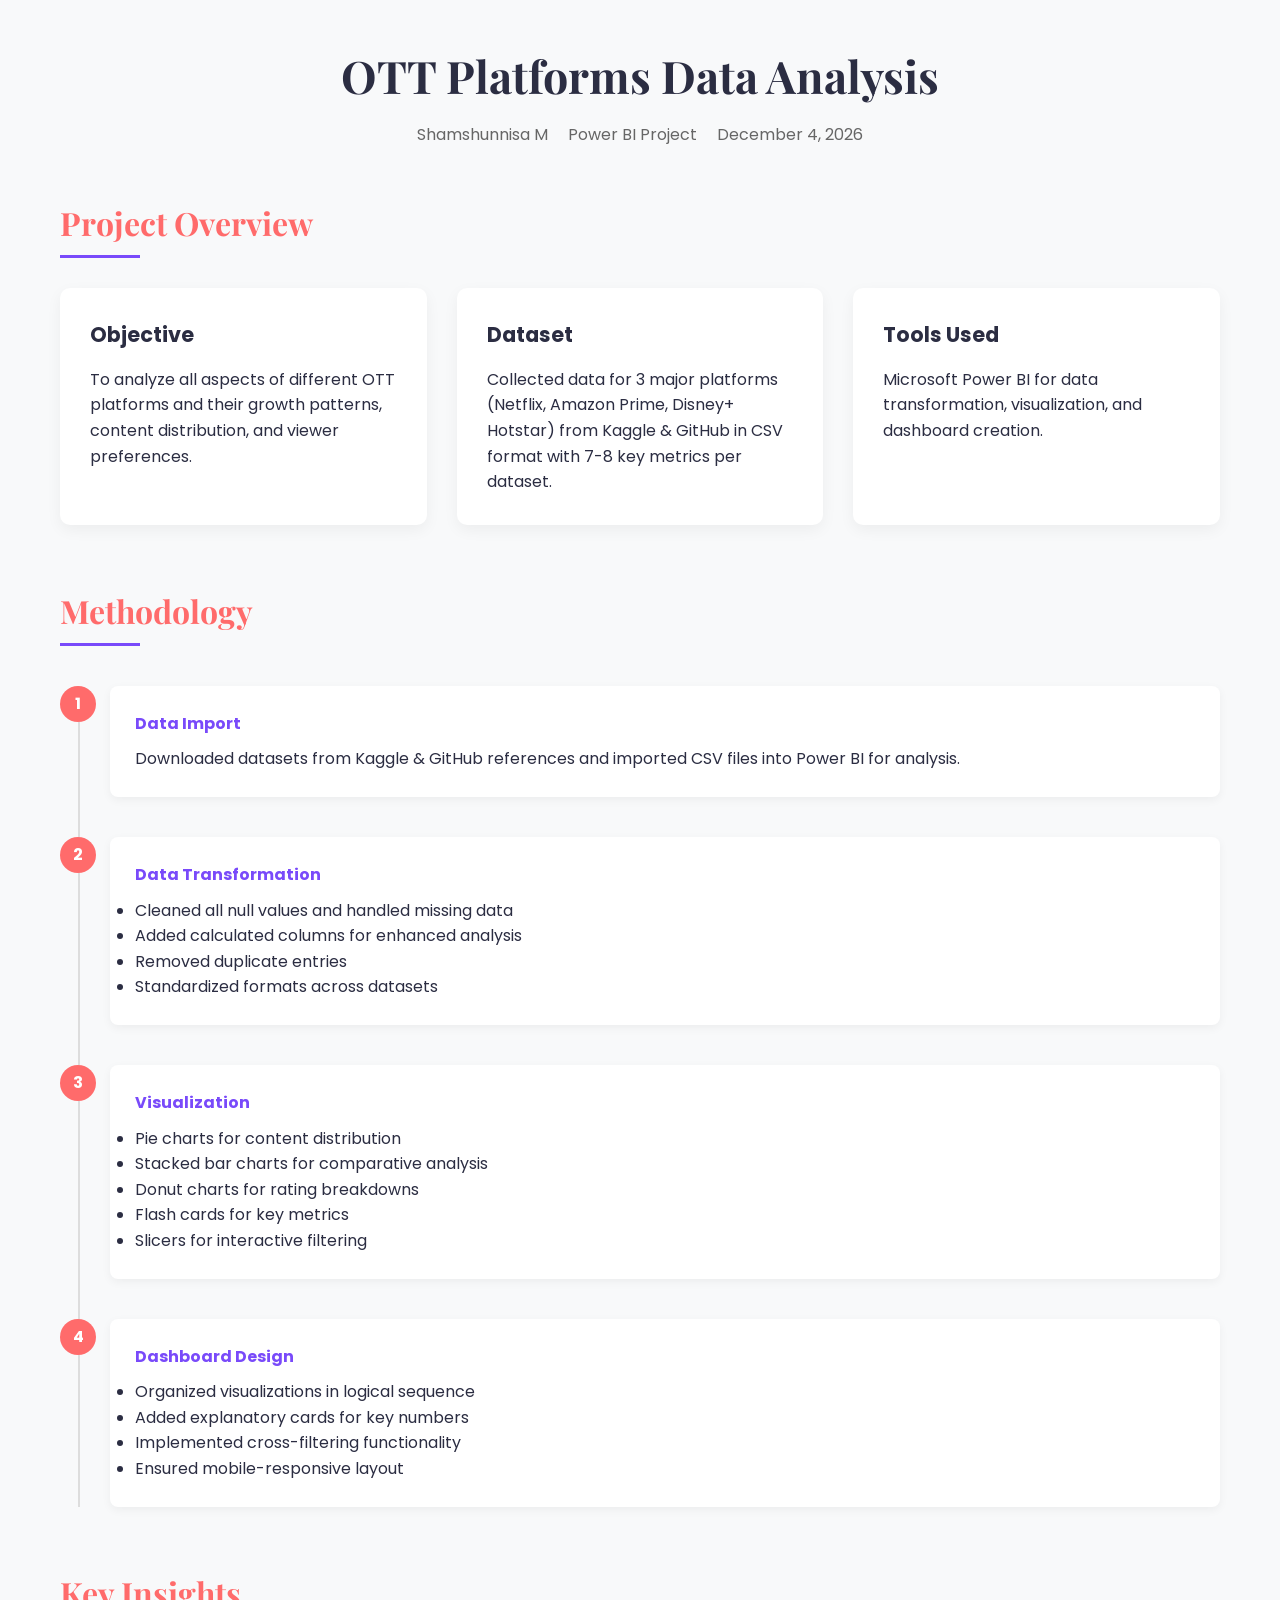
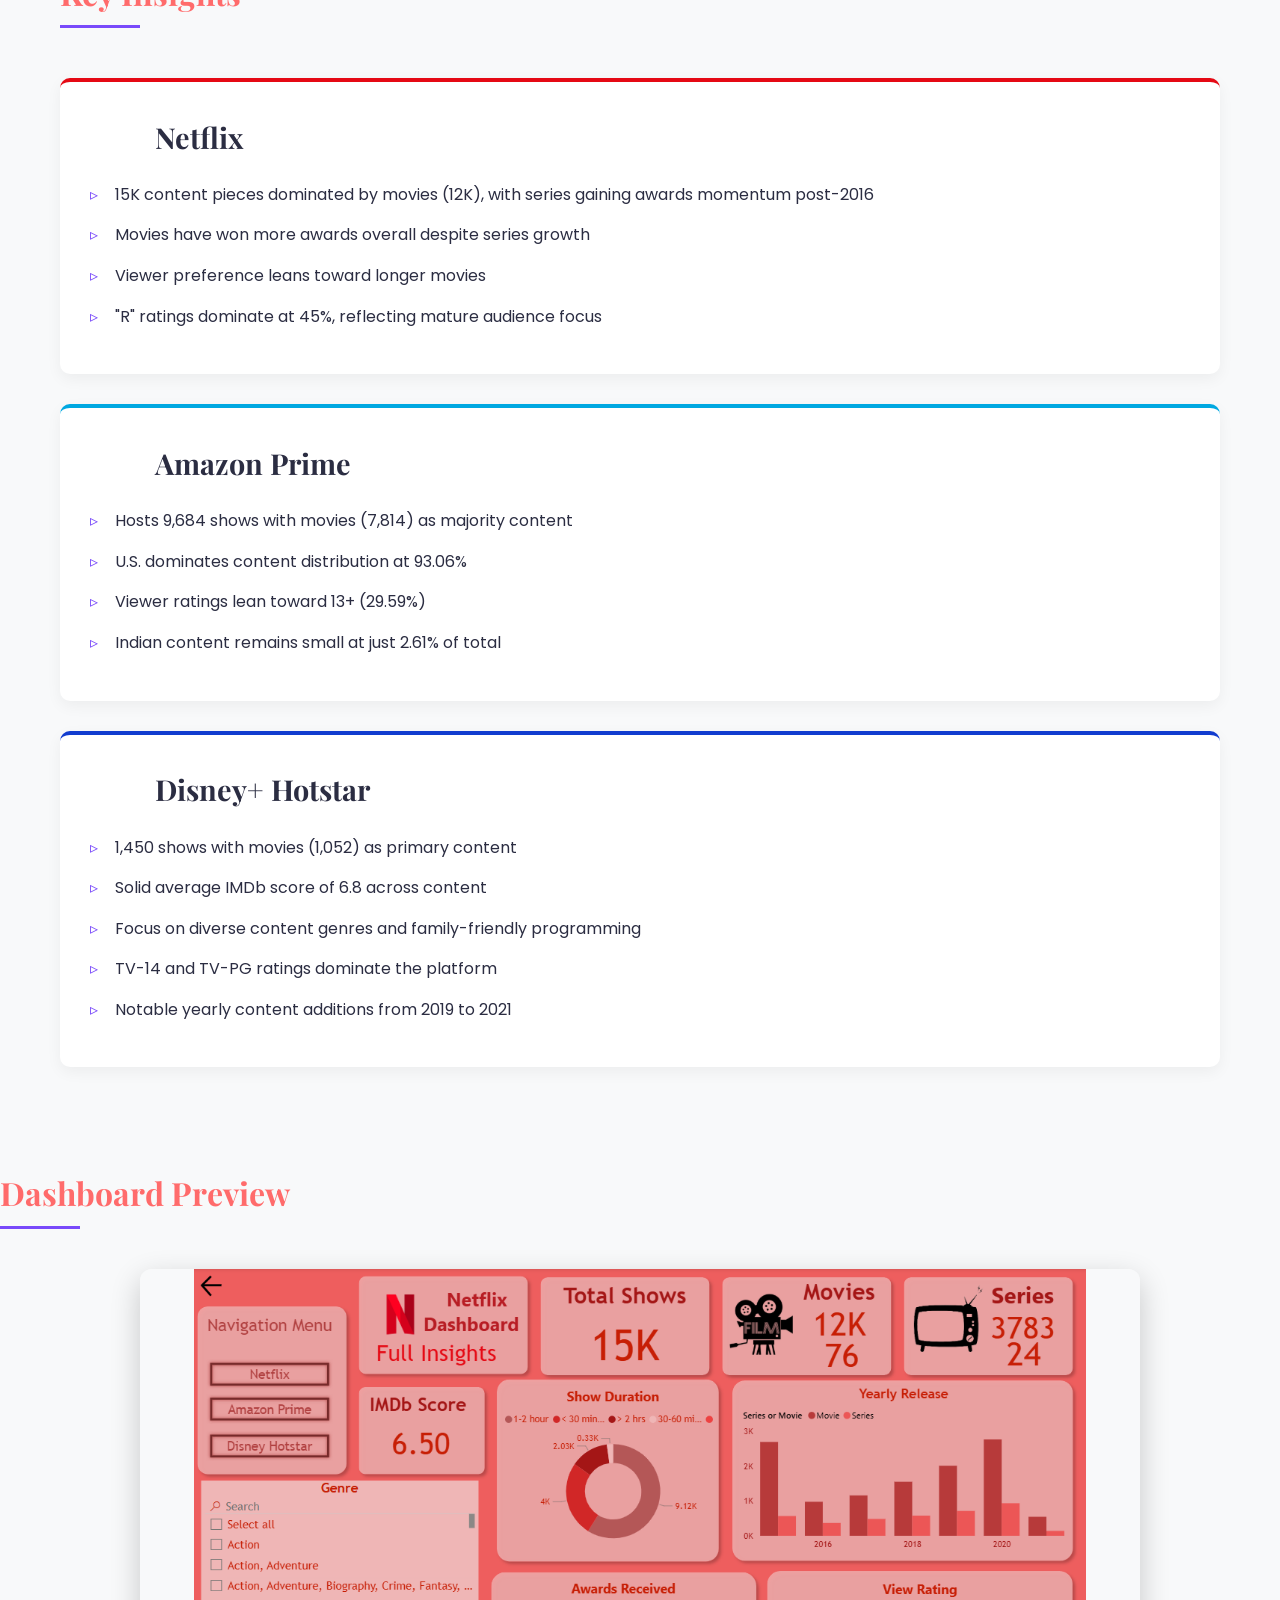
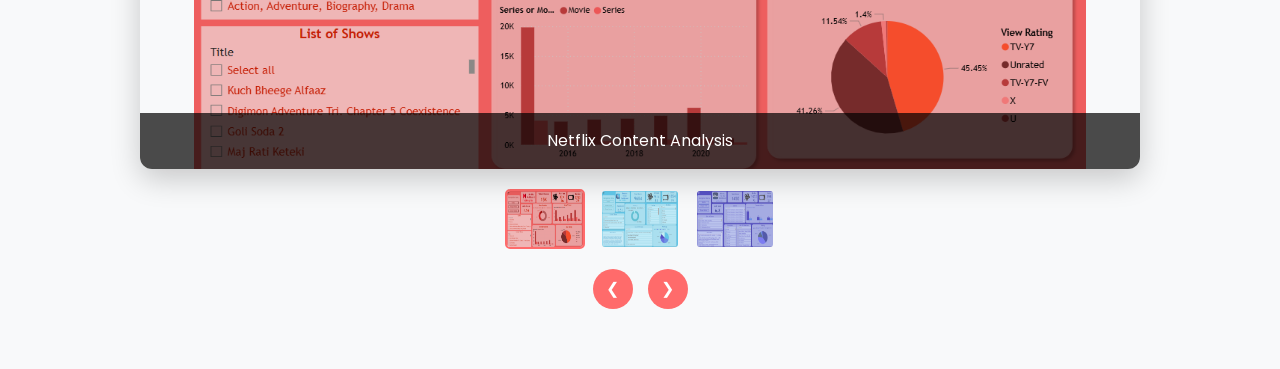
<file: Porfolio/Projects/ootdb.html>
<!DOCTYPE html>
<html lang="en">
<head>
    <meta charset="UTF-8">
    <meta name="viewport" content="width=device-width, initial-scale=1.0">
    <title>OTT Platforms Data Analysis | Shamshunnisa M</title>
    <link href="https://fonts.googleapis.com/css2?family=Poppins:wght@300;400;600;700&family=Playfair+Display:wght@400;700&display=swap" rel="stylesheet">
    <style>
        :root {
            --primary: #ff6b6b;
            --secondary: #794afa;
            --dark: #2b2d42;
            --light: #f8f9fa;
            --netflix: #e50914;
            --amazon: #00a8e1;
            --disney: #113ccf;
        }
        
        * {
            margin: 0;
            padding: 0;
            box-sizing: border-box;
        }
        
        body {
            font-family: 'Poppins', sans-serif;
            color: var(--dark);
            background-color: var(--light);
            line-height: 1.6;
        }
        
        .container {
            max-width: 1200px;
            margin: 0 auto;
            padding: 40px 20px;
        }
        
        /* Header Styles */
        .project-header {
            text-align: center;
            margin-bottom: 50px;
        }
        
        .project-title {
            font-family: 'Playfair Display', serif;
            font-size: 2.8rem;
            color: var(--dark);
            margin-bottom: 10px;
        }
        
        .project-meta {
            display: flex;
            justify-content: center;
            gap: 20px;
            color: #666;
            margin-bottom: 30px;
        }
        
        /* Section Styles */
        .project-section {
            margin-bottom: 60px;
        }
        
        .section-title {
            font-family: 'Playfair Display', serif;
            font-size: 2rem;
            color: var(--primary);
            margin-bottom: 30px;
            position: relative;
            padding-bottom: 10px;
        }
        
        .section-title:after {
            content: '';
            position: absolute;
            bottom: 0;
            left: 0;
            width: 80px;
            height: 3px;
            background: var(--secondary);
        }
        
        /* Overview Cards */
        .overview-cards {
            display: grid;
            grid-template-columns: repeat(auto-fit, minmax(300px, 1fr));
            gap: 30px;
            margin-bottom: 40px;
        }
        
        .overview-card {
            background: white;
            border-radius: 10px;
            padding: 30px;
            box-shadow: 0 5px 15px rgba(0,0,0,0.05);
            transition: all 0.3s ease;
        }
        
        .overview-card:hover {
            transform: translateY(-5px);
            box-shadow: 0 10px 25px rgba(0,0,0,0.1);
        }
        
        .overview-card h3 {
            font-size: 1.3rem;
            margin-bottom: 15px;
            color: var(--dark);
        }
        
        /* Steps Timeline */
        .steps-timeline {
            position: relative;
            padding-left: 50px;
            margin: 40px 0;
        }
        
        .step {
            position: relative;
            padding-bottom: 40px;
        }
        
        .step:last-child {
            padding-bottom: 0;
        }
        
        .step-number {
            position: absolute;
            left: -50px;
            top: 0;
            width: 36px;
            height: 36px;
            background: var(--primary);
            color: white;
            border-radius: 50%;
            display: flex;
            align-items: center;
            justify-content: center;
            font-weight: bold;
        }
        
        .step-content {
            background: white;
            padding: 25px;
            border-radius: 8px;
            box-shadow: 0 3px 10px rgba(0,0,0,0.05);
        }
        
        .step-content h4 {
            margin-bottom: 10px;
            color: var(--secondary);
        }
        
        .step-connector {
            position: absolute;
            left: -32px;
            top: 36px;
            bottom: 0;
            width: 2px;
            background: #ddd;
        }
        
        /* Insights Section */
        .platform-insights {
            margin: 50px 0;
        }
        
        .platform-card {
            background: white;
            border-radius: 10px;
            padding: 30px;
            margin-bottom: 30px;
            box-shadow: 0 5px 15px rgba(0,0,0,0.05);
            border-top: 4px solid;
        }
        
        .netflix-card {
            border-color: var(--netflix);
        }
        
        .amazon-card {
            border-color: var(--amazon);
        }
        
        .disney-card {
            border-color: var(--disney);
        }
        
        .platform-header {
            display: flex;
            align-items: center;
            margin-bottom: 20px;
        }
        
        .platform-logo {
            width: 50px;
            height: 50px;
            margin-right: 15px;
            background-size: contain;
            background-repeat: no-repeat;
            background-position: center;
        }
        
        .platform-title {
            font-family: 'Playfair Display', serif;
            font-size: 1.8rem;
        }
        
        .insight-list {
            list-style: none;
        }
        
        .insight-list li {
            position: relative;
            padding-left: 25px;
            margin-bottom: 15px;
        }
        
        .insight-list li:before {
            content: '▹';
            position: absolute;
            left: 0;
            color: var(--secondary);
        }
        
        /* Dashboard Preview */
        .dashboard-preview {
            text-align: center;
            margin: 60px 0;
        }
        
        .dashboard-image {
            max-width: 100%;
            border-radius: 10px;
            box-shadow: 0 10px 30px rgba(0,0,0,0.1);
            border: 1px solid #eee;
        }
        
        .dashboard-slideshow {
            max-width: 1000px;
            margin: 40px auto;
            position: relative;
        }
        
        .slideshow-container {
            position: relative;
            height: 500px;
            overflow: hidden;
            border-radius: 12px;
            box-shadow: 0 10px 30px rgba(0,0,0,0.2);
        }
        
        .slide {
            position: absolute;
            width: 100%;
            height: 100%;
            opacity: 0;
            transition: opacity 1s ease;
            display: flex;
            align-items: center;
            justify-content: center;
            background: #f8f9fa;
        }
        
        .slide.active {
            opacity: 1;
        }
        
        .slide img {
            max-width: 100%;
            max-height: 100%;
            object-fit: cover;
        }
        
        .slide-caption {
            position: absolute;
            bottom: 0;
            left: 0;
            right: 0;
            background: rgba(0,0,0,0.7);
            color: white;
            padding: 15px;
            text-align: center;
        }
        
        .slideshow-nav {
            display: flex;
            justify-content: center;
            margin-top: 20px;
            gap: 15px;
        }
        
        .slideshow-nav button {
            width: 40px;
            height: 40px;
            border-radius: 50%;
            border: none;
            background: var(--primary);
            color: white;
            cursor: pointer;
            transition: all 0.3s ease;
            font-size: 1rem;
        }
        
        .slideshow-nav button:hover {
            background: var(--secondary);
            transform: scale(1.1);
        }
        
        .thumbnail-container {
            display: flex;
            justify-content: center;
            gap: 15px;
            margin-top: 20px;
            flex-wrap: wrap;
        }
        
        .thumbnail {
            width: 80px;
            height: 60px;
            border-radius: 5px;
            cursor: pointer;
            opacity: 0.7;
            transition: all 0.3s ease;
            border: 2px solid transparent;
        }
        
        .thumbnail:hover, .thumbnail.active {
            opacity: 1;
            border-color: var(--primary);
        }
        
        @media (max-width: 768px) {
            .slideshow-container {
                height: 300px;
            }
            
            .thumbnail {
                width: 60px;
                height: 45px;
            }
        }
        /* Responsive Design */
        @media (max-width: 768px) {
            .project-title {
                font-size: 2.2rem;
            }
            
            .project-meta {
                flex-direction: column;
                gap: 5px;
            }
            
            .steps-timeline {
                padding-left: 40px;
            }
            
            .step-number {
                left: -40px;
                width: 30px;
                height: 30px;
                font-size: 0.9rem;
            }
            
            .step-connector {
                left: -26px;
            }

            /* Temporary debug styles */
            .slide, .thumbnail {
                background-color: rgba(255,0,0,0.1);
                border: 2px dashed red;
            }

            .slide img, .thumbnail img {
                border: 2px solid blue;
            }
        }
        
    </style>
</head>
<body>
    <div class="container">
        <header class="project-header">
            <h1 class="project-title">OTT Platforms Data Analysis</h1>
            <div class="project-meta">
                <span>Shamshunnisa M</span>
                <span>Power BI Project</span>
                <span id="current-date"></span>
            </div>
        </header>
        
        <section class="project-section">
            <h2 class="section-title">Project Overview</h2>
            
            <div class="overview-cards">
                <div class="overview-card">
                    <h3>Objective</h3>
                    <p>To analyze all aspects of different OTT platforms and their growth patterns, content distribution, and viewer preferences.</p>
                </div>
                
                <div class="overview-card">
                    <h3>Dataset</h3>
                    <p>Collected data for 3 major platforms (Netflix, Amazon Prime, Disney+ Hotstar) from Kaggle & GitHub in CSV format with 7-8 key metrics per dataset.</p>
                </div>
                
                <div class="overview-card">
                    <h3>Tools Used</h3>
                    <p>Microsoft Power BI for data transformation, visualization, and dashboard creation.</p>
                </div>
            </div>
        </section>
        
        <section class="project-section">
            <h2 class="section-title">Methodology</h2>
            
            <div class="steps-timeline">
                <div class="step">
                    <div class="step-number">1</div>
                    <div class="step-connector"></div>
                    <div class="step-content">
                        <h4>Data Import</h4>
                        <p>Downloaded datasets from Kaggle & GitHub references and imported CSV files into Power BI for analysis.</p>
                    </div>
                </div>
                
                <div class="step">
                    <div class="step-number">2</div>
                    <div class="step-connector"></div>
                    <div class="step-content">
                        <h4>Data Transformation</h4>
                        <ul>
                            <li>Cleaned all null values and handled missing data</li>
                            <li>Added calculated columns for enhanced analysis</li>
                            <li>Removed duplicate entries</li>
                            <li>Standardized formats across datasets</li>
                        </ul>
                    </div>
                </div>
                
                <div class="step">
                    <div class="step-number">3</div>
                    <div class="step-connector"></div>
                    <div class="step-content">
                        <h4>Visualization</h4>
                        <ul>
                            <li>Pie charts for content distribution</li>
                            <li>Stacked bar charts for comparative analysis</li>
                            <li>Donut charts for rating breakdowns</li>
                            <li>Flash cards for key metrics</li>
                            <li>Slicers for interactive filtering</li>
                        </ul>
                    </div>
                </div>
                
                <div class="step">
                    <div class="step-number">4</div>
                    <div class="step-connector"></div>
                    <div class="step-content">
                        <h4>Dashboard Design</h4>
                        <ul>
                            <li>Organized visualizations in logical sequence</li>
                            <li>Added explanatory cards for key numbers</li>
                            <li>Implemented cross-filtering functionality</li>
                            <li>Ensured mobile-responsive layout</li>
                        </ul>
                    </div>
                </div>
            </div>
        </section>
        
        <section class="project-section">
            <h2 class="section-title">Key Insights</h2>
            
            <div class="platform-insights">
                <div class="platform-card netflix-card">
                    <div class="platform-header">
                        <div class="platform-logo" style="background-image: url('https://upload.wikimedia.org/wikipedia/commons/0/08/Netflix_2015_logo.svg')"></div>
                        <h3 class="platform-title">Netflix</h3>
                    </div>
                    <ul class="insight-list">
                        <li>15K content pieces dominated by movies (12K), with series gaining awards momentum post-2016</li>
                        <li>Movies have won more awards overall despite series growth</li>
                        <li>Viewer preference leans toward longer movies</li>
                        <li>"R" ratings dominate at 45%, reflecting mature audience focus</li>
                    </ul>
                </div>
                
                <div class="platform-card amazon-card">
                    <div class="platform-header">
                        <div class="platform-logo" style="background-image: url('https://upload.wikimedia.org/wikipedia/commons/1/11/Amazon_Prime_Video_logo.svg')"></div>
                        <h3 class="platform-title">Amazon Prime</h3>
                    </div>
                    <ul class="insight-list">
                        <li>Hosts 9,684 shows with movies (7,814) as majority content</li>
                        <li>U.S. dominates content distribution at 93.06%</li>
                        <li>Viewer ratings lean toward 13+ (29.59%)</li>
                        <li>Indian content remains small at just 2.61% of total</li>
                    </ul>
                </div>
                
                <div class="platform-card disney-card">
                    <div class="platform-header">
                        <div class="platform-logo" style="background-image: url('https://upload.wikimedia.org/wikipedia/commons/3/3e/Disney%2B_logo.svg')"></div>
                        <h3 class="platform-title">Disney+ Hotstar</h3>
                    </div>
                    <ul class="insight-list">
                        <li>1,450 shows with movies (1,052) as primary content</li>
                        <li>Solid average IMDb score of 6.8 across content</li>
                        <li>Focus on diverse content genres and family-friendly programming</li>
                        <li>TV-14 and TV-PG ratings dominate the platform</li>
                        <li>Notable yearly content additions from 2019 to 2021</li>
                    </ul>
                </div>
            </div>
        </section>
        
    </div>

    <section class="project-section">
        <h2 class="section-title">Dashboard Preview</h2>
        
        <div class="dashboard-slideshow">
            <div class="slideshow-container">
                <div class="slide active">
                    <img src="../Images/OTT/Netflix.png" alt="Netflix Dashboard">
                    <div class="slide-caption">Netflix Content Analysis</div>
                </div>
                <div class="slide">
                    <img src="../Images/OTT/Amazon.png" alt="Amazon Prime Dashboard">
                    <div class="slide-caption">Amazon Prime Video Metrics</div>
                </div>
                <div class="slide">
                    <img src="../Images/OTT/Disney.png" alt="Disney+ Hotstar Dashboard">
                    <div class="slide-caption">Disney+ Hotstar Insights</div>
                </div>
            </div>
            
            <div class="thumbnail-container">
                <img src="../Images/OTT/Netflix.png" alt="Netflix Thumbnail" class="thumbnail active" data-index="0">
                <img src="../Images/OTT/Amazon.png" alt="Amazon Thumbnail" class="thumbnail" data-index="1">
                <img src="../Images/OTT/Disney.png" alt="Disney Thumbnail" class="thumbnail" data-index="2">
            </div>
            
            <div class="slideshow-nav">
                <button class="prev-btn">❮</button>
                <button class="next-btn">❯</button>
        </div>
    </section>

    
    <script>
        // Set current date
        document.getElementById('current-date').textContent = new Date().toLocaleDateString('en-US', { 
            year: 'numeric', 
            month: 'long', 
            day: 'numeric' 
        });
        
        // Add animations
        document.addEventListener('DOMContentLoaded', function() {
            const observer = new IntersectionObserver((entries) => {
                entries.forEach(entry => {
                    if (entry.isIntersecting) {
                        entry.target.style.opacity = 1;
                        entry.target.style.transform = 'translateY(0)';
                    }
                });
            }, { threshold: 0.1 });
            
            document.querySelectorAll('.overview-card, .step-content, .platform-card').forEach(card => {
                card.style.opacity = 0;
                card.style.transform = 'translateY(20px)';
                card.style.transition = 'all 0.6s ease';
                observer.observe(card);
            });
        });
     // Slideshow Functionality
     document.addEventListener('DOMContentLoaded', function() {
         const slides = document.querySelectorAll('.slide');
         const thumbnails = document.querySelectorAll('.thumbnail');
         const prevBtn = document.querySelector('.prev-btn');
         const nextBtn = document.querySelector('.next-btn');
         let currentSlide = 0;
         
         // Show current slide
         function showSlide(index) {
             slides.forEach(slide => slide.classList.remove('active'));
             thumbnails.forEach(thumb => thumb.classList.remove('active'));
             
             slides[index].classList.add('active');
             thumbnails[index].classList.add('active');
             currentSlide = index;
         }
         
         // Next slide
         function nextSlide() {
             currentSlide = (currentSlide + 1) % slides.length;
             showSlide(currentSlide);
         }
         
         // Previous slide
         function prevSlide() {
             currentSlide = (currentSlide - 1 + slides.length) % slides.length;
             showSlide(currentSlide);
         }
         
         // Thumbnail click
         thumbnails.forEach(thumb => {
             thumb.addEventListener('click', function() {
                 showSlide(parseInt(this.dataset.index));
             });
         });
         
         // Button events
         nextBtn.addEventListener('click', nextSlide);
         prevBtn.addEventListener('click', prevSlide);
         
         // Keyboard navigation
         document.addEventListener('keydown', function(e) {
             if (e.key === 'ArrowRight') nextSlide();
             if (e.key === 'ArrowLeft') prevSlide();
         });
         
         // Auto-rotate (optional)
         // setInterval(nextSlide, 5000);
     });
    </script>
</body>
</html>
</file>
<file: Porfolio/styles.css>
* {
            margin: 0;
            padding: 0;
            box-sizing: border-box;
        }

        :root {
            --primary: #00d4ff;
            --primary-dark: #0099cc;
            --secondary: #ff006e;
            --accent: #ffb703;
            --dark: #0a0e27;
            --darker: #050812;
            --light: #f8f9fa;
            --text: #e0e0e0;
            --text-muted: #a0a0a0;
            --bg-card: rgba(255, 255, 255, 0.03);
            --bg-card-hover: rgba(255, 255, 255, 0.08);
            --border: rgba(0, 212, 255, 0.2);
        }

        body {
            font-family: 'Outfit', sans-serif;
            background: linear-gradient(135deg, var(--darker) 0%, #1a1f3a 50%, var(--dark) 100%);
            color: var(--text);
            line-height: 1.6;
            overflow-x: hidden;
        }

        /* ============ NAVBAR ============ */
        nav {
            position: fixed;
            top: 0;
            width: 100%;
            z-index: 1000;
            background: rgba(10, 14, 39, 0.8);
            backdrop-filter: blur(10px);
            border-bottom: 1px solid var(--border);
            padding: 1rem 2rem;
        }

        .nav-container {
            max-width: 1400px;
            margin: 0 auto;
            display: flex;
            justify-content: space-between;
            align-items: center;
        }

        .logo {
            font-size: 1.5rem;
            font-weight: 700;
            background: linear-gradient(135deg, var(--primary), var(--secondary));
            -webkit-background-clip: text;
            -webkit-text-fill-color: transparent;
            background-clip: text;
            font-family: 'Cormorant Garamond', serif;
            letter-spacing: -1px;
        }

        .nav-links {
            display: flex;
            gap: 2rem;
            list-style: none;
        }

        .nav-links a {
            color: var(--text);
            text-decoration: none;
            font-weight: 500;
            position: relative;
            transition: color 0.3s ease;
        }

        .nav-links a::after {
            content: '';
            position: absolute;
            bottom: -5px;
            left: 0;
            width: 0;
            height: 2px;
            background: linear-gradient(90deg, var(--primary), var(--secondary));
            transition: width 0.3s ease;
        }

        .nav-links a:hover {
            color: var(--primary);
        }

        .nav-links a:hover::after {
            width: 100%;
        }

        @media (max-width: 768px) {
            .nav-links {
                gap: 1rem;
                font-size: 0.9rem;
            }
        }

        /* ============ HERO SECTION ============ */
        .hero {
            min-height: 100vh;
            display: flex;
            align-items: center;
            justify-content: center;
            padding: 2rem;
            margin-top: 60px;
            text-align: center;
            position: relative;
            overflow: hidden;
        }

        .hero::before {
            content: '';
            position: absolute;
            width: 500px;
            height: 500px;
            background: radial-gradient(circle, rgba(0, 212, 255, 0.15) 0%, transparent 70%);
            top: -100px;
            right: -100px;
            animation: float 6s ease-in-out infinite;
        }

        .hero::after {
            content: '';
            position: absolute;
            width: 400px;
            height: 400px;
            background: radial-gradient(circle, rgba(255, 0, 110, 0.1) 0%, transparent 70%);
            bottom: -50px;
            left: -50px;
            animation: float 8s ease-in-out infinite reverse;
        }

        @keyframes float {
            0%, 100% { transform: translateY(0px) translateX(0px); }
            50% { transform: translateY(30px) translateX(20px); }
        }

        .hero-content {
            position: relative;
            z-index: 1;
            max-width: 900px;
            animation: slideUp 1s ease-out;
        }

        @keyframes slideUp {
            from {
                opacity: 0;
                transform: translateY(40px);
            }
            to {
                opacity: 1;
                transform: translateY(0);
            }
        }

        .hero h1 {
            font-size: 4rem;
            font-weight: 800;
            margin-bottom: 1.5rem;
            font-family: 'Cormorant Garamond', serif;
            line-height: 1.2;
            letter-spacing: -2px;
        }

        .hero h1 .highlight {
            background: linear-gradient(135deg, var(--primary), var(--secondary));
            -webkit-background-clip: text;
            -webkit-text-fill-color: transparent;
            background-clip: text;
        }

        .hero p {
            font-size: 1.2rem;
            color: var(--text-muted);
            margin-bottom: 2rem;
            line-height: 1.8;
        }
        .hero-image {
    position: relative;
    border-radius: 20px;
    overflow: hidden;
    box-shadow: 0 20px 40px rgba(0, 0, 0, 0.2);
    transition: all 0.5s ease;
}

.hero-image img {
    width: 100%;
    height: auto;
    display: block;
    transition: transform 0.5s ease;
}

.hero-image:hover {
    transform: translateY(-10px);
}

.hero-image:hover img {
    transform: scale(1.05);
}

.image-border {
    position: absolute;
    top: 0;
    left: 0;
    width: 100%;
    height: 100%;
    border: 2px solid rgba(255, 255, 255, 0.3);
    border-radius: 20px;
    pointer-events: none;
}
    
        .cta-buttons {
            display: flex;
            gap: 1rem;
            justify-content: center;
            flex-wrap: wrap;
        }

        .btn {
            padding: 1rem 2rem;
            border: none;
            border-radius: 8px;
            font-size: 1rem;
            font-weight: 600;
            cursor: pointer;
            transition: all 0.3s ease;
            text-decoration: none;
            display: inline-block;
        }

        .btn-primary {
            background: linear-gradient(135deg, var(--primary), #00a8cc);
            color: var(--darker);
            box-shadow: 0 10px 30px rgba(0, 212, 255, 0.3);
        }

        .btn-primary:hover {
            transform: translateY(-3px);
            box-shadow: 0 15px 40px rgba(0, 212, 255, 0.5);
        }

        .btn-secondary {
            background: transparent;
            color: var(--primary);
            border: 2px solid var(--primary);
        }

        .btn-secondary:hover {
            background: rgba(0, 212, 255, 0.1);
            transform: translateY(-3px);
        }
@media (max-width: 992px) {
    .hero {
        grid-template-columns: 1fr;
    }
    
    .about-content, .contact-grid {
        grid-template-columns: 1fr;
    }
    
    .hero-content {
        order: 2;
        text-align: center;
    }
    
    .hero-image {
        order: 1;
        max-width: 400px;
        margin: 0 auto;
    }
    
    .subtitle {
        max-width: 100%;
    }
    
    .cta-buttons {
        justify-content: center;
    }
}
        /* ============ ABOUT SECTION ============ */
        section {
            padding: 6rem 2rem;
            max-width: 1400px;
            margin: 0 auto;
        }

        .section-title {
            font-size: 3rem;
            font-weight: 800;
            margin-bottom: 3rem;
            text-align: center;
            font-family: 'Cormorant Garamond', serif;
        }

        .section-title .highlight {
            background: linear-gradient(135deg, var(--primary), var(--secondary));
            -webkit-background-clip: text;
            -webkit-text-fill-color: transparent;
            background-clip: text;
        }

        .about-container {
            display: grid;
            grid-template-columns: 1fr 1fr;
            gap: 4rem;
            align-items: center;
        }

        @media (max-width: 768px) {
            .about-container {
                grid-template-columns: 1fr;
                gap: 2rem;
            }
        }

        .about-text h3 {
            font-size: 1.8rem;
            margin-bottom: 1.5rem;
            color: var(--primary);
        }

        .about-text p {
            color: var(--text-muted);
            margin-bottom: 1rem;
            line-height: 1.8;
        }

        .expertise-list {
            display: grid;
            grid-template-columns: 1fr 1fr;
            gap: 1rem;
            margin: 2rem 0;
        }

        .expertise-item {
            padding: 1.5rem;
            background: var(--bg-card);
            border: 1px solid var(--border);
            border-radius: 8px;
            transition: all 0.3s ease;
        }

        .expertise-item:hover {
            background: var(--bg-card-hover);
            border-color: var(--primary);
            transform: translateY(-5px);
        }

        .expertise-item h4 {
            color: var(--primary);
            margin-bottom: 0.5rem;
        }

        .expertise-item p {
            font-size: 0.9rem;
            color: var(--text-muted);
        }

        /* ============ SKILLS SECTION ============ */
        .skills-grid {
            display: grid;
            grid-template-columns: repeat(auto-fit, minmax(200px, 1fr));
            gap: 2rem;
            margin: 3rem 0;
        }

        .skill-card {
            padding: 2rem;
            background: var(--bg-card);
            border: 1px solid var(--border);
            border-radius: 12px;
            text-align: center;
            transition: all 0.3s ease;
            position: relative;
            overflow: hidden;
        }

        .skill-card::before {
            content: '';
            position: absolute;
            top: -100%;
            left: 0;
            width: 100%;
            height: 100%;
            background: linear-gradient(135deg, rgba(0, 212, 255, 0.2), rgba(255, 0, 110, 0.2));
            transition: top 0.3s ease;
        }

        .skill-card:hover::before {
            top: 0;
        }

        .skill-card:hover {
            transform: translateY(-8px);
            border-color: var(--primary);
        }

        .skill-card-content {
            position: relative;
            z-index: 1;
        }

        .skill-icon {
            font-size: 3rem;
            margin-bottom: 1rem;
        }

        .skill-card h4 {
            font-size: 1.2rem;
            margin-bottom: 0.5rem;
            color: var(--primary);
        }

        .skill-card p {
            font-size: 0.9rem;
            color: var(--text-muted);
        }

        /* ============ PROJECTS SECTION ============ */
        .projects-container {
            margin-top: 3rem;
        }

        .filter-buttons {
            display: flex;
            gap: 1rem;
            justify-content: center;
            flex-wrap: wrap;
            margin-bottom: 3rem;
        }

        .filter-btn {
            padding: 0.7rem 1.5rem;
            background: var(--bg-card);
            border: 2px solid var(--border);
            color: var(--text);
            border-radius: 8px;
            cursor: pointer;
            transition: all 0.3s ease;
            font-weight: 600;
        }

        .filter-btn.active {
            background: var(--primary);
            color: var(--darker);
            border-color: var(--primary);
        }

        .filter-btn:hover {
            border-color: var(--primary);
            color: var(--primary);
        }

        .projects-grid {
            display: grid;
            grid-template-columns: repeat(auto-fit, minmax(350px, 1fr));
            gap: 2rem;
        }

        .project-card {
            background: var(--bg-card);
            border: 1px solid var(--border);
            border-radius: 12px;
            overflow: hidden;
            transition: all 0.3s ease;
            display: flex;
            flex-direction: column;
        }

        .project-card:hover {
            border-color: var(--primary);
            transform: translateY(-10px);
            box-shadow: 0 20px 50px rgba(0, 212, 255, 0.2);
        }

        .project-image {
            height: 250px;
            background: linear-gradient(135deg, rgba(0, 212, 255, 0.1), rgba(255, 0, 110, 0.1));
            display: flex;
            align-items: center;
            justify-content: center;
            font-size: 3rem;
            position: relative;
            overflow: hidden;
        }

        .project-image::before {
            content: '';
            position: absolute;
            width: 100%;
            height: 100%;
            background: linear-gradient(45deg, transparent 30%, rgba(0, 212, 255, 0.1) 50%, transparent 70%);
            animation: shimmer 3s infinite;
        }

        @keyframes shimmer {
            0% { transform: translateX(-100%); }
            100% { transform: translateX(100%); }
        }

        .project-content {
            padding: 2rem;
            flex-grow: 1;
            display: flex;
            flex-direction: column;
        }

        .project-tag {
            display: inline-block;
            background: rgba(0, 212, 255, 0.2);
            color: var(--primary);
            padding: 0.3rem 0.8rem;
            border-radius: 20px;
            font-size: 0.75rem;
            font-weight: 600;
            margin-bottom: 1rem;
            width: fit-content;
        }

        .project-card h3 {
            font-size: 1.4rem;
            margin-bottom: 0.8rem;
            color: var(--light);
        }

        .project-card p {
            color: var(--text-muted);
            margin-bottom: 1.5rem;
            flex-grow: 1;
        }

        .tech-tags {
            display: flex;
            flex-wrap: wrap;
            gap: 0.5rem;
            margin-bottom: 1.5rem;
        }

        .tech-tag {
            background: rgba(255, 183, 3, 0.1);
            color: var(--accent);
            padding: 0.3rem 0.8rem;
            border-radius: 4px;
            font-size: 0.8rem;
            font-weight: 500;
        }

        .project-link {
            color: var(--primary);
            text-decoration: none;
            font-weight: 600;
            display: inline-flex;
            align-items: center;
            gap: 0.5rem;
            transition: gap 0.3s ease;
        }

        .project-link:hover {
            gap: 1rem;
        }

        /* ============ EXPERIENCE SECTION ============ */
        .timeline {
            position: relative;
            padding: 2rem 0;
        }

        .timeline::before {
            content: '';
            position: absolute;
            left: 50%;
            transform: translateX(-50%);
            width: 2px;
            height: 100%;
            background: var(--border);
        }

        @media (max-width: 768px) {
            .timeline::before {
                left: 0;
            }
        }

        .timeline-item {
            margin-bottom: 3rem;
            position: relative;
        }

        .timeline-item:nth-child(odd) .timeline-content {
            margin-left: 0;
            margin-right: 50%;
            padding-right: 3rem;
        }

        .timeline-item:nth-child(even) .timeline-content {
            margin-left: 50%;
            margin-right: 0;
            padding-left: 3rem;
        }

        @media (max-width: 768px) {
            .timeline-item:nth-child(odd) .timeline-content,
            .timeline-item:nth-child(even) .timeline-content {
                margin-left: 0;
                margin-right: 0;
                padding-left: 3rem;
                padding-right: 0;
            }
        }

        .timeline-dot {
            position: absolute;
            left: 50%;
            top: 0;
            transform: translateX(-50%);
            width: 15px;
            height: 15px;
            background: var(--primary);
            border: 3px solid var(--dark);
            border-radius: 50%;
            z-index: 10;
        }

        @media (max-width: 768px) {
            .timeline-dot {
                left: -8px;
            }
        }

        .timeline-content {
            background: var(--bg-card);
            border: 1px solid var(--border);
            padding: 2rem;
            border-radius: 8px;
            transition: all 0.3s ease;
        }

        .timeline-content:hover {
            background: var(--bg-card-hover);
            border-color: var(--primary);
        }

        .timeline-content h4 {
            color: var(--primary);
            margin-bottom: 0.5rem;
        }

        .timeline-content .company {
            color: var(--accent);
            font-weight: 600;
            margin-bottom: 0.8rem;
        }

        .timeline-content p {
            color: var(--text-muted);
            font-size: 0.95rem;
        }

        /* ============ AWARDS SECTION ============ */
        .awards-grid {
            display: grid;
            grid-template-columns: repeat(auto-fit, minmax(250px, 1fr));
            gap: 2rem;
            margin-top: 2rem;
        }

        .award-card {
            padding: 2rem;
            background: var(--bg-card);
            border: 2px solid var(--border);
            border-radius: 12px;
            text-align: center;
            transition: all 0.3s ease;
        }

        .award-card:hover {
            border-color: var(--secondary);
            background: var(--bg-card-hover);
            transform: scale(1.05);
        }

        .award-icon {
            font-size: 3rem;
            margin-bottom: 1rem;
        }

        .award-card h4 {
            color: var(--secondary);
            margin-bottom: 0.5rem;
        }

        /* ============ FOOTER ============ */
        footer {
            background: rgba(5, 8, 18, 0.5);
            border-top: 1px solid var(--border);
            padding: 3rem 2rem;
            text-align: center;
            color: var(--text-muted);
        }

        .social-links {
            display: flex;
            gap: 2rem;
            justify-content: center;
            margin-bottom: 2rem;
            flex-wrap: wrap;
        }

        .social-link {
            display: inline-flex;
            align-items: center;
            justify-content: center;
            width: 50px;
            height: 50px;
            background: var(--bg-card);
            border: 1px solid var(--border);
            border-radius: 50%;
            color: var(--text);
            text-decoration: none;
            transition: all 0.3s ease;
            font-size: 1.2rem;
        }

        .social-link:hover {
            background: var(--primary);
            color: var(--darker);
            border-color: var(--primary);
            transform: translateY(-5px);
        }

        .scroll-to-top {
            display: inline-flex;
            align-items: center;
            justify-content: center;
            width: 50px;
            height: 50px;
            background: var(--primary);
            color: var(--darker);
            border-radius: 50%;
            text-decoration: none;
            margin-top: 2rem;
            transition: all 0.3s ease;
            font-size: 1.5rem;
        }

        .scroll-to-top:hover {
            transform: translateY(-5px);
            box-shadow: 0 10px 30px rgba(0, 212, 255, 0.4);
        }

        /* ============ RESPONSIVE ============ */
        @media (max-width: 768px) {
            .hero h1 {
                font-size: 2.5rem;
            }

            .section-title {
                font-size: 2rem;
            }

            .projects-grid {
                grid-template-columns: 1fr;
            }

            .expertise-list {
                grid-template-columns: 1fr;
            }

            section {
                padding: 4rem 1rem;
            }
        }
</file>
